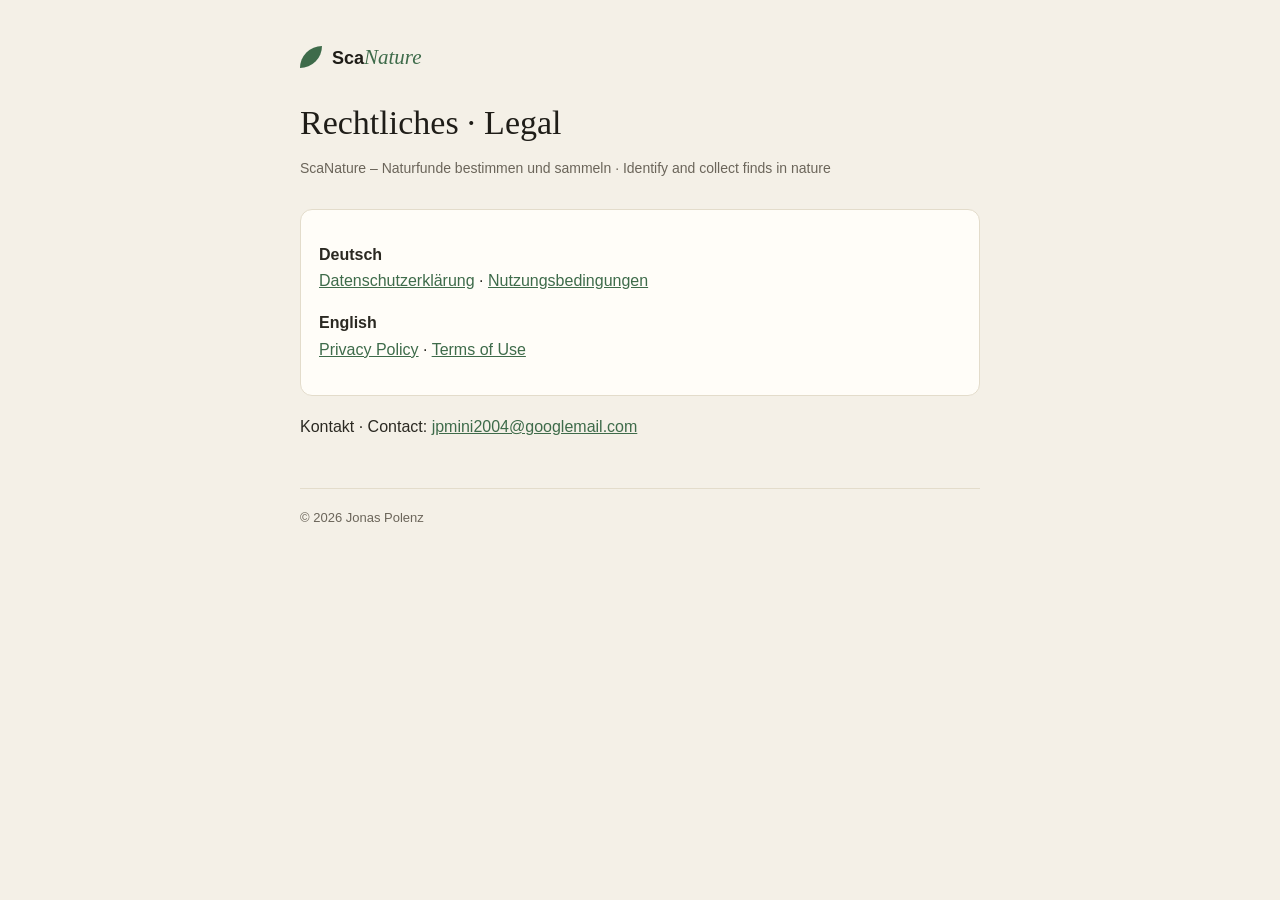
<file: docs/index.html>
<!doctype html>
<html lang="de">
<head>
<meta charset="utf-8">
<meta name="viewport" content="width=device-width, initial-scale=1">
<title>ScaNature – Rechtliches</title>
<link rel="stylesheet" href="style.css">
</head>
<body>
<main>
<header><div class="leaf"></div><div class="word">Sca<em>Nature</em></div></header>
<h1>Rechtliches · Legal</h1>
<p class="meta">ScaNature – Naturfunde bestimmen und sammeln · Identify and collect finds in nature</p>
<div class="box">
<p><strong>Deutsch</strong><br><a href="de/datenschutz">Datenschutzerklärung</a> · <a href="de/nutzungsbedingungen">Nutzungsbedingungen</a></p>
<p><strong>English</strong><br><a href="en/privacy">Privacy Policy</a> · <a href="en/terms">Terms of Use</a></p>
</div>
<p>Kontakt · Contact: <a href="mailto:jpmini2004@googlemail.com">jpmini2004@googlemail.com</a></p>
<footer>© 2026 Jonas Polenz</footer>
</main>
</body>
</html>
</file>
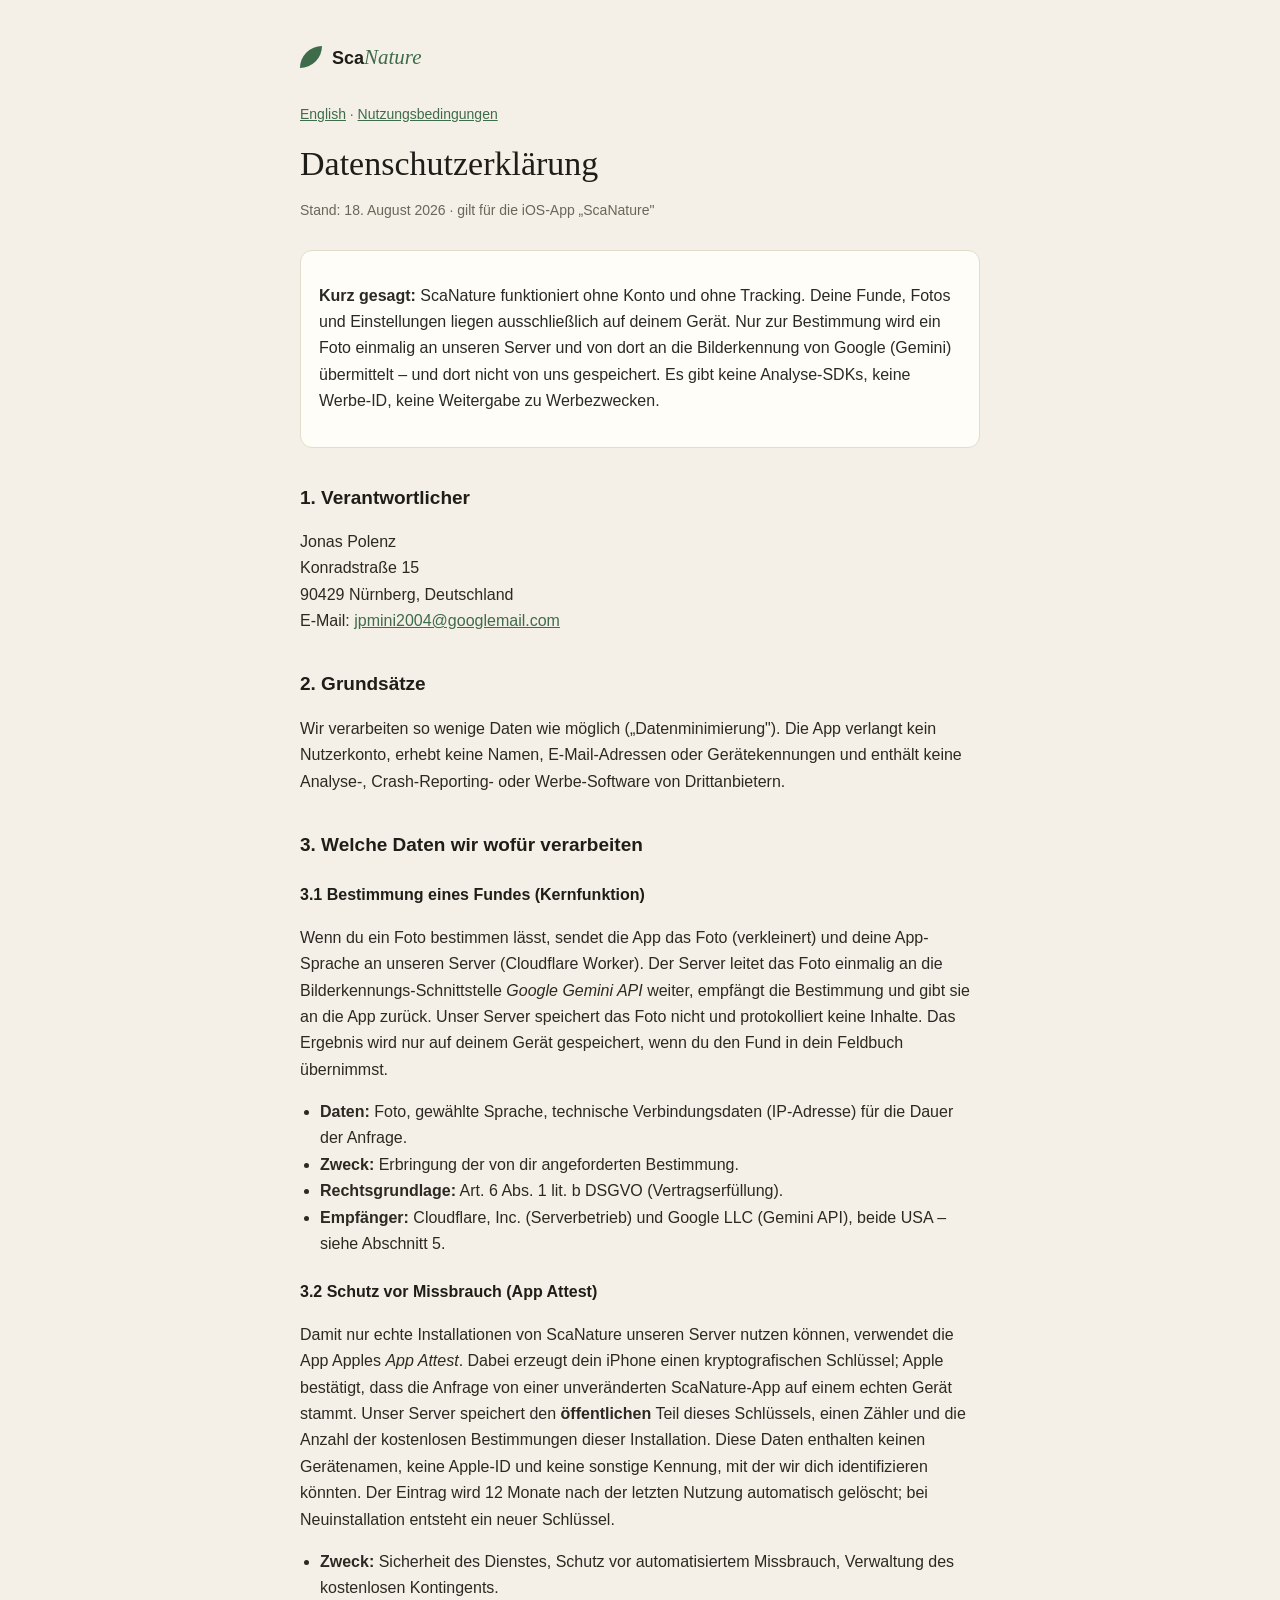
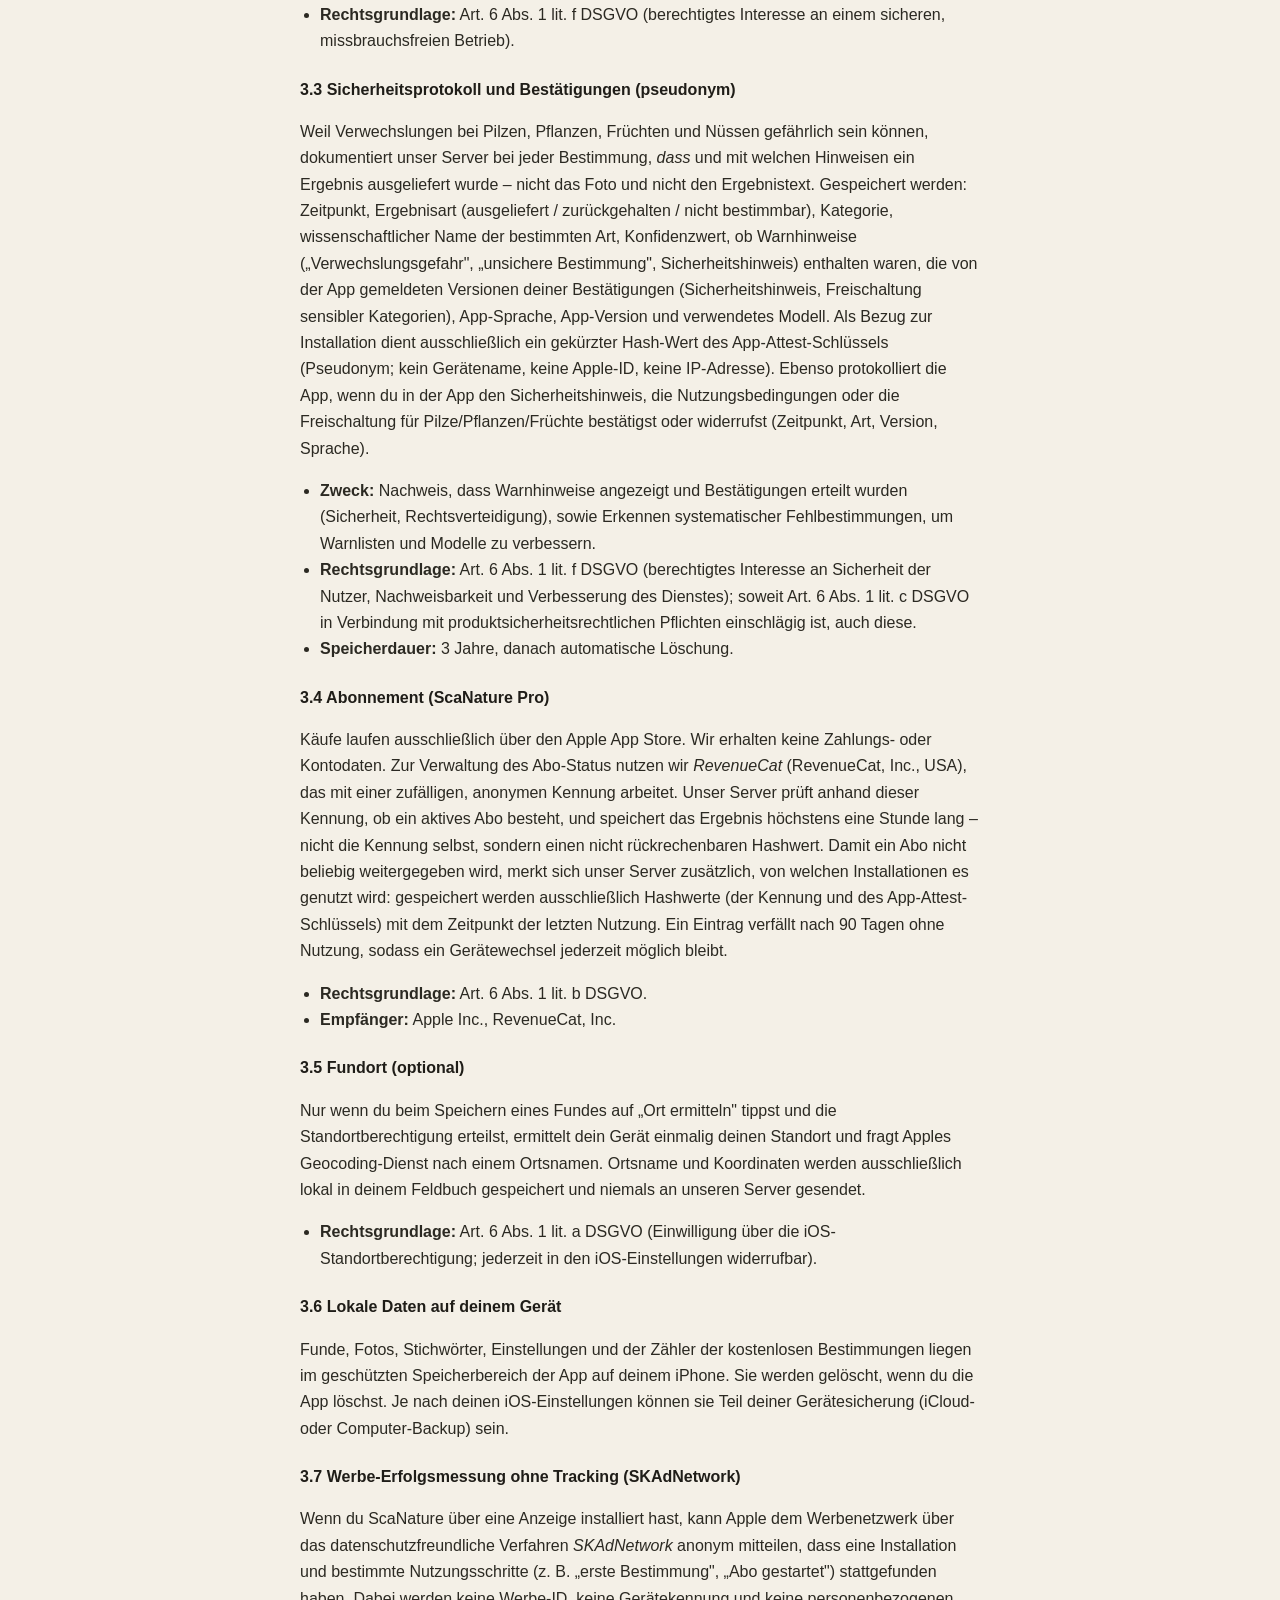
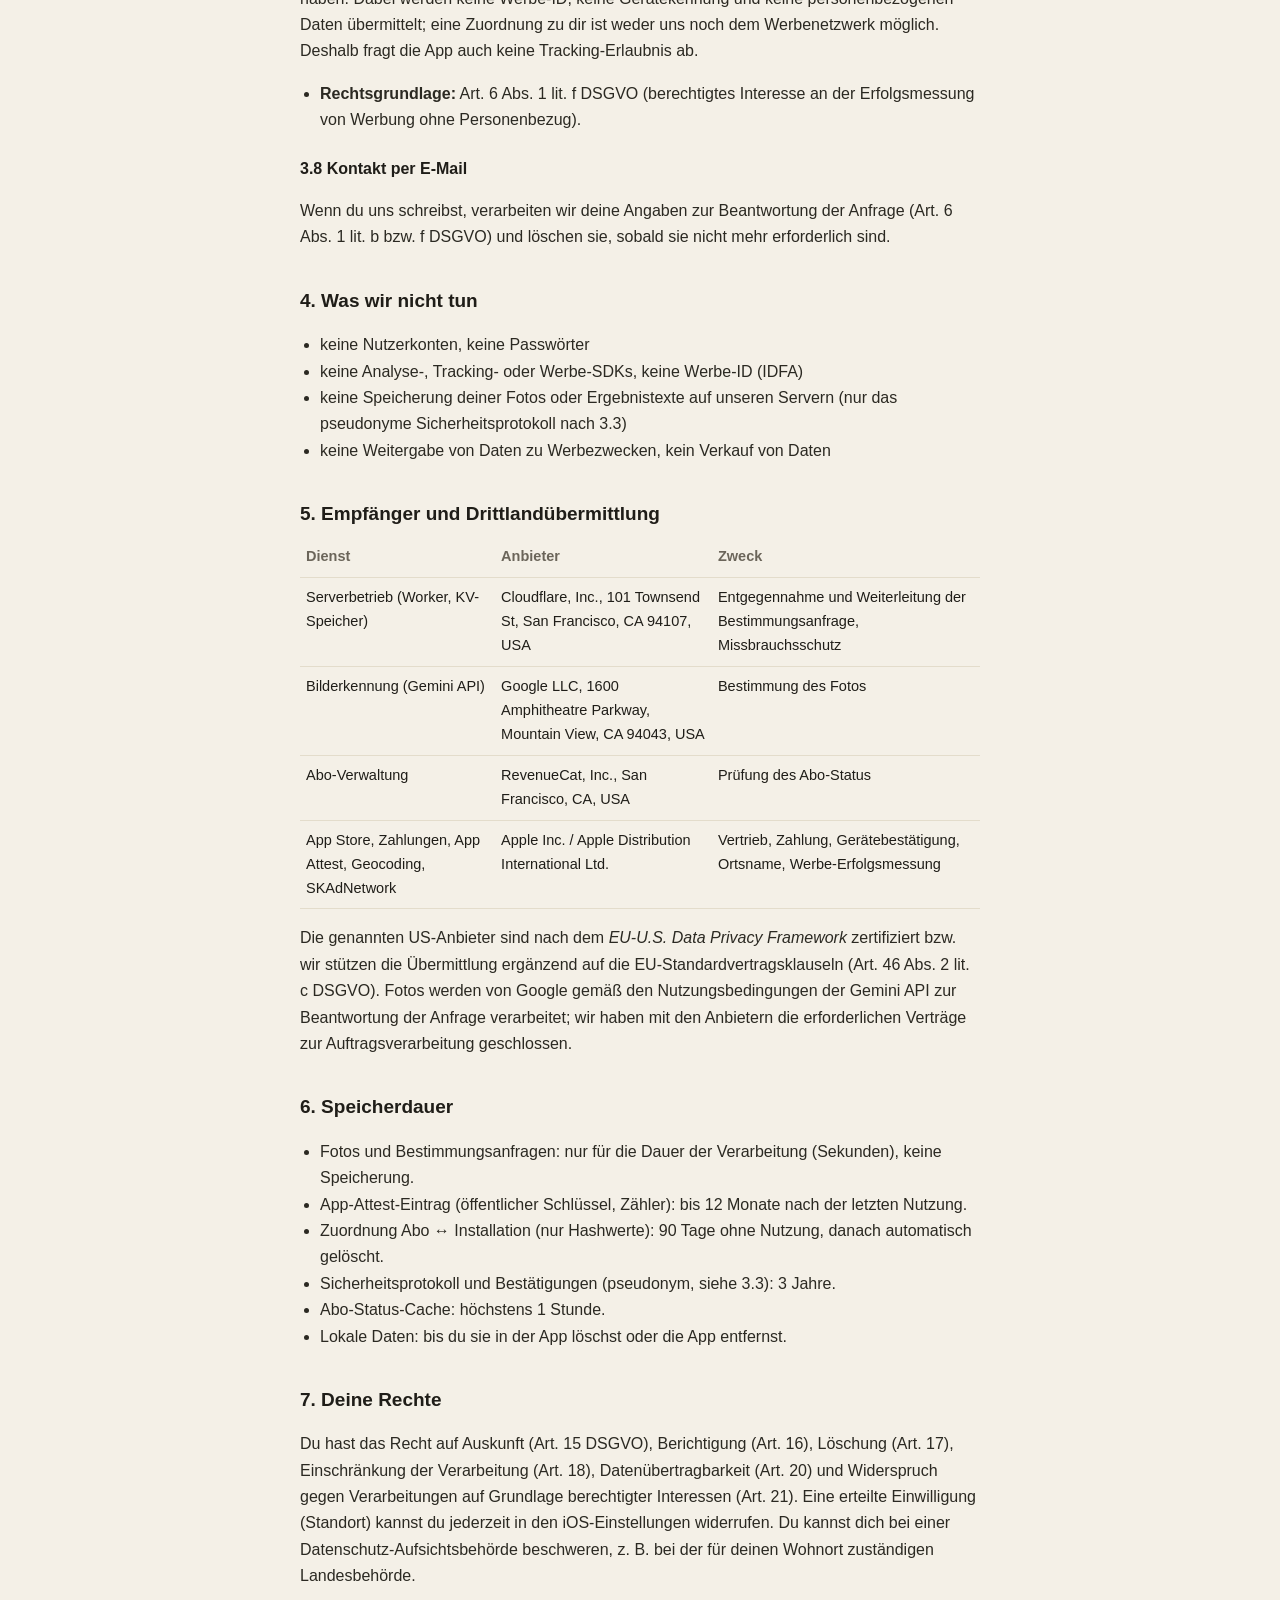
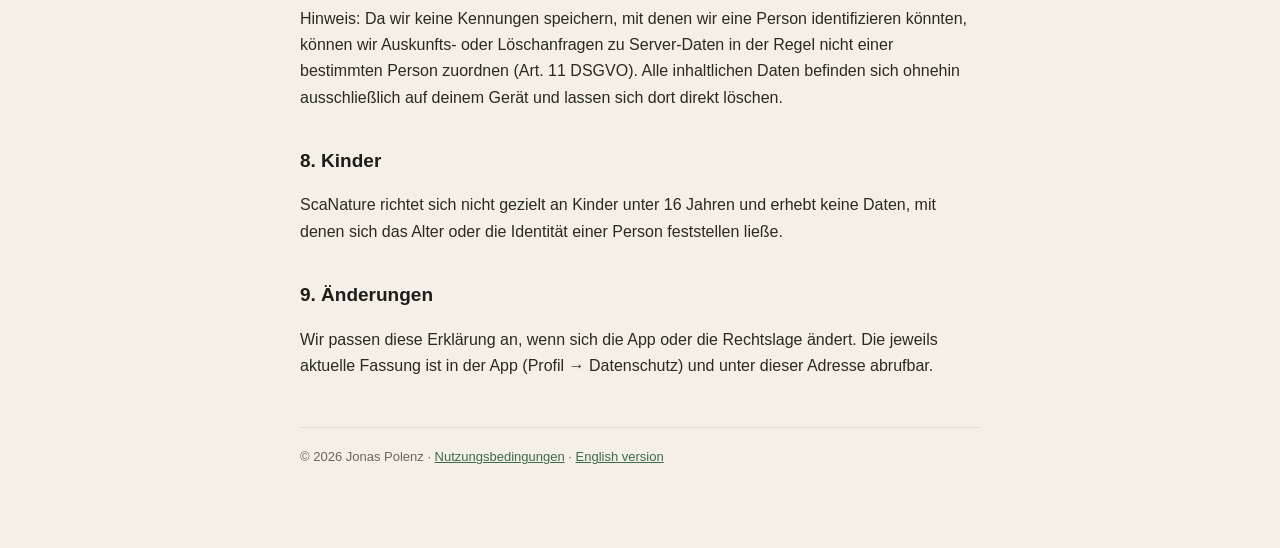
<file: docs/de/datenschutz.html>
<!doctype html>
<html lang="de">
<head>
<meta charset="utf-8">
<meta name="viewport" content="width=device-width, initial-scale=1">
<title>Datenschutzerklärung – ScaNature</title>
<link rel="stylesheet" href="../style.css">
</head>
<body>
<main>
<header><div class="leaf"></div><div class="word">Sca<em>Nature</em></div></header>
<nav class="lang"><a href="../en/privacy">English</a> · <a href="nutzungsbedingungen">Nutzungsbedingungen</a></nav>

<h1>Datenschutzerklärung</h1>
<p class="meta">Stand: 18. August 2026 · gilt für die iOS-App „ScaNature"</p>

<div class="box">
<p><strong>Kurz gesagt:</strong> ScaNature funktioniert ohne Konto und ohne Tracking. Deine Funde, Fotos und Einstellungen liegen ausschließlich auf deinem Gerät. Nur zur Bestimmung wird ein Foto einmalig an unseren Server und von dort an die Bilderkennung von Google (Gemini) übermittelt – und dort nicht von uns gespeichert. Es gibt keine Analyse-SDKs, keine Werbe-ID, keine Weitergabe zu Werbezwecken.</p>
</div>

<h2>1. Verantwortlicher</h2>
<p>Jonas Polenz<br>Konradstraße 15<br>90429 Nürnberg, Deutschland<br>E-Mail: <a href="mailto:jpmini2004@googlemail.com">jpmini2004@googlemail.com</a></p>

<h2>2. Grundsätze</h2>
<p>Wir verarbeiten so wenige Daten wie möglich („Datenminimierung"). Die App verlangt kein Nutzerkonto, erhebt keine Namen, E-Mail-Adressen oder Gerätekennungen und enthält keine Analyse-, Crash-Reporting- oder Werbe-Software von Drittanbietern.</p>

<h2>3. Welche Daten wir wofür verarbeiten</h2>

<h3>3.1 Bestimmung eines Fundes (Kernfunktion)</h3>
<p>Wenn du ein Foto bestimmen lässt, sendet die App das Foto (verkleinert) und deine App-Sprache an unseren Server (Cloudflare Worker). Der Server leitet das Foto einmalig an die Bilderkennungs-Schnittstelle <em>Google Gemini API</em> weiter, empfängt die Bestimmung und gibt sie an die App zurück. Unser Server speichert das Foto nicht und protokolliert keine Inhalte. Das Ergebnis wird nur auf deinem Gerät gespeichert, wenn du den Fund in dein Feldbuch übernimmst.</p>
<ul>
<li><strong>Daten:</strong> Foto, gewählte Sprache, technische Verbindungsdaten (IP-Adresse) für die Dauer der Anfrage.</li>
<li><strong>Zweck:</strong> Erbringung der von dir angeforderten Bestimmung.</li>
<li><strong>Rechtsgrundlage:</strong> Art. 6 Abs. 1 lit. b DSGVO (Vertragserfüllung).</li>
<li><strong>Empfänger:</strong> Cloudflare, Inc. (Serverbetrieb) und Google LLC (Gemini API), beide USA – siehe Abschnitt 5.</li>
</ul>

<h3>3.2 Schutz vor Missbrauch (App Attest)</h3>
<p>Damit nur echte Installationen von ScaNature unseren Server nutzen können, verwendet die App Apples <em>App Attest</em>. Dabei erzeugt dein iPhone einen kryptografischen Schlüssel; Apple bestätigt, dass die Anfrage von einer unveränderten ScaNature-App auf einem echten Gerät stammt. Unser Server speichert den <strong>öffentlichen</strong> Teil dieses Schlüssels, einen Zähler und die Anzahl der kostenlosen Bestimmungen dieser Installation. Diese Daten enthalten keinen Gerätenamen, keine Apple-ID und keine sonstige Kennung, mit der wir dich identifizieren könnten. Der Eintrag wird 12 Monate nach der letzten Nutzung automatisch gelöscht; bei Neuinstallation entsteht ein neuer Schlüssel.</p>
<ul>
<li><strong>Zweck:</strong> Sicherheit des Dienstes, Schutz vor automatisiertem Missbrauch, Verwaltung des kostenlosen Kontingents.</li>
<li><strong>Rechtsgrundlage:</strong> Art. 6 Abs. 1 lit. f DSGVO (berechtigtes Interesse an einem sicheren, missbrauchsfreien Betrieb).</li>
</ul>

<h3>3.3 Sicherheitsprotokoll und Bestätigungen (pseudonym)</h3>
<p>Weil Verwechslungen bei Pilzen, Pflanzen, Früchten und Nüssen gefährlich sein können, dokumentiert unser Server bei jeder Bestimmung, <em>dass</em> und mit welchen Hinweisen ein Ergebnis ausgeliefert wurde – nicht das Foto und nicht den Ergebnistext. Gespeichert werden: Zeitpunkt, Ergebnisart (ausgeliefert / zurückgehalten / nicht bestimmbar), Kategorie, wissenschaftlicher Name der bestimmten Art, Konfidenzwert, ob Warnhinweise („Verwechslungsgefahr", „unsichere Bestimmung", Sicherheitshinweis) enthalten waren, die von der App gemeldeten Versionen deiner Bestätigungen (Sicherheitshinweis, Freischaltung sensibler Kategorien), App-Sprache, App-Version und verwendetes Modell. Als Bezug zur Installation dient ausschließlich ein gekürzter Hash-Wert des App-Attest-Schlüssels (Pseudonym; kein Gerätename, keine Apple-ID, keine IP-Adresse). Ebenso protokolliert die App, wenn du in der App den Sicherheitshinweis, die Nutzungsbedingungen oder die Freischaltung für Pilze/Pflanzen/Früchte bestätigst oder widerrufst (Zeitpunkt, Art, Version, Sprache).</p>
<ul>
<li><strong>Zweck:</strong> Nachweis, dass Warnhinweise angezeigt und Bestätigungen erteilt wurden (Sicherheit, Rechtsverteidigung), sowie Erkennen systematischer Fehlbestimmungen, um Warnlisten und Modelle zu verbessern.</li>
<li><strong>Rechtsgrundlage:</strong> Art. 6 Abs. 1 lit. f DSGVO (berechtigtes Interesse an Sicherheit der Nutzer, Nachweisbarkeit und Verbesserung des Dienstes); soweit Art. 6 Abs. 1 lit. c DSGVO in Verbindung mit produktsicherheitsrechtlichen Pflichten einschlägig ist, auch diese.</li>
<li><strong>Speicherdauer:</strong> 3 Jahre, danach automatische Löschung.</li>
</ul>

<h3>3.4 Abonnement (ScaNature Pro)</h3>
<p>Käufe laufen ausschließlich über den Apple App Store. Wir erhalten keine Zahlungs- oder Kontodaten. Zur Verwaltung des Abo-Status nutzen wir <em>RevenueCat</em> (RevenueCat, Inc., USA), das mit einer zufälligen, anonymen Kennung arbeitet. Unser Server prüft anhand dieser Kennung, ob ein aktives Abo besteht, und speichert das Ergebnis höchstens eine Stunde lang – nicht die Kennung selbst, sondern einen nicht rückrechenbaren Hashwert. Damit ein Abo nicht beliebig weitergegeben wird, merkt sich unser Server zusätzlich, von welchen Installationen es genutzt wird: gespeichert werden ausschließlich Hashwerte (der Kennung und des App-Attest-Schlüssels) mit dem Zeitpunkt der letzten Nutzung. Ein Eintrag verfällt nach 90 Tagen ohne Nutzung, sodass ein Gerätewechsel jederzeit möglich bleibt.</p>
<ul>
<li><strong>Rechtsgrundlage:</strong> Art. 6 Abs. 1 lit. b DSGVO.</li>
<li><strong>Empfänger:</strong> Apple Inc., RevenueCat, Inc.</li>
</ul>

<h3>3.5 Fundort (optional)</h3>
<p>Nur wenn du beim Speichern eines Fundes auf „Ort ermitteln" tippst und die Standortberechtigung erteilst, ermittelt dein Gerät einmalig deinen Standort und fragt Apples Geocoding-Dienst nach einem Ortsnamen. Ortsname und Koordinaten werden ausschließlich lokal in deinem Feldbuch gespeichert und niemals an unseren Server gesendet.</p>
<ul>
<li><strong>Rechtsgrundlage:</strong> Art. 6 Abs. 1 lit. a DSGVO (Einwilligung über die iOS-Standortberechtigung; jederzeit in den iOS-Einstellungen widerrufbar).</li>
</ul>

<h3>3.6 Lokale Daten auf deinem Gerät</h3>
<p>Funde, Fotos, Stichwörter, Einstellungen und der Zähler der kostenlosen Bestimmungen liegen im geschützten Speicherbereich der App auf deinem iPhone. Sie werden gelöscht, wenn du die App löschst. Je nach deinen iOS-Einstellungen können sie Teil deiner Gerätesicherung (iCloud- oder Computer-Backup) sein.</p>

<h3>3.7 Werbe-Erfolgsmessung ohne Tracking (SKAdNetwork)</h3>
<p>Wenn du ScaNature über eine Anzeige installiert hast, kann Apple dem Werbenetzwerk über das datenschutzfreundliche Verfahren <em>SKAdNetwork</em> anonym mitteilen, dass eine Installation und bestimmte Nutzungsschritte (z. B. „erste Bestimmung", „Abo gestartet") stattgefunden haben. Dabei werden keine Werbe-ID, keine Gerätekennung und keine personenbezogenen Daten übermittelt; eine Zuordnung zu dir ist weder uns noch dem Werbenetzwerk möglich. Deshalb fragt die App auch keine Tracking-Erlaubnis ab.</p>
<ul><li><strong>Rechtsgrundlage:</strong> Art. 6 Abs. 1 lit. f DSGVO (berechtigtes Interesse an der Erfolgsmessung von Werbung ohne Personenbezug).</li></ul>

<h3>3.8 Kontakt per E-Mail</h3>
<p>Wenn du uns schreibst, verarbeiten wir deine Angaben zur Beantwortung der Anfrage (Art. 6 Abs. 1 lit. b bzw. f DSGVO) und löschen sie, sobald sie nicht mehr erforderlich sind.</p>

<h2>4. Was wir nicht tun</h2>
<ul>
<li>keine Nutzerkonten, keine Passwörter</li>
<li>keine Analyse-, Tracking- oder Werbe-SDKs, keine Werbe-ID (IDFA)</li>
<li>keine Speicherung deiner Fotos oder Ergebnistexte auf unseren Servern (nur das pseudonyme Sicherheitsprotokoll nach 3.3)</li>
<li>keine Weitergabe von Daten zu Werbezwecken, kein Verkauf von Daten</li>
</ul>

<h2>5. Empfänger und Drittlandübermittlung</h2>
<table>
<tr><th>Dienst</th><th>Anbieter</th><th>Zweck</th></tr>
<tr><td>Serverbetrieb (Worker, KV-Speicher)</td><td>Cloudflare, Inc., 101 Townsend St, San Francisco, CA 94107, USA</td><td>Entgegennahme und Weiterleitung der Bestimmungsanfrage, Missbrauchsschutz</td></tr>
<tr><td>Bilderkennung (Gemini API)</td><td>Google LLC, 1600 Amphitheatre Parkway, Mountain View, CA 94043, USA</td><td>Bestimmung des Fotos</td></tr>
<tr><td>Abo-Verwaltung</td><td>RevenueCat, Inc., San Francisco, CA, USA</td><td>Prüfung des Abo-Status</td></tr>
<tr><td>App Store, Zahlungen, App Attest, Geocoding, SKAdNetwork</td><td>Apple Inc. / Apple Distribution International Ltd.</td><td>Vertrieb, Zahlung, Gerätebestätigung, Ortsname, Werbe-Erfolgsmessung</td></tr>
</table>
<p>Die genannten US-Anbieter sind nach dem <em>EU-U.S. Data Privacy Framework</em> zertifiziert bzw. wir stützen die Übermittlung ergänzend auf die EU-Standardvertragsklauseln (Art. 46 Abs. 2 lit. c DSGVO). Fotos werden von Google gemäß den Nutzungsbedingungen der Gemini API zur Beantwortung der Anfrage verarbeitet; wir haben mit den Anbietern die erforderlichen Verträge zur Auftragsverarbeitung geschlossen.</p>

<h2>6. Speicherdauer</h2>
<ul>
<li>Fotos und Bestimmungsanfragen: nur für die Dauer der Verarbeitung (Sekunden), keine Speicherung.</li>
<li>App-Attest-Eintrag (öffentlicher Schlüssel, Zähler): bis 12 Monate nach der letzten Nutzung.</li>
<li>Zuordnung Abo ↔ Installation (nur Hashwerte): 90 Tage ohne Nutzung, danach automatisch gelöscht.</li>
<li>Sicherheitsprotokoll und Bestätigungen (pseudonym, siehe 3.3): 3 Jahre.</li>
<li>Abo-Status-Cache: höchstens 1 Stunde.</li>
<li>Lokale Daten: bis du sie in der App löschst oder die App entfernst.</li>
</ul>

<h2>7. Deine Rechte</h2>
<p>Du hast das Recht auf Auskunft (Art. 15 DSGVO), Berichtigung (Art. 16), Löschung (Art. 17), Einschränkung der Verarbeitung (Art. 18), Datenübertragbarkeit (Art. 20) und Widerspruch gegen Verarbeitungen auf Grundlage berechtigter Interessen (Art. 21). Eine erteilte Einwilligung (Standort) kannst du jederzeit in den iOS-Einstellungen widerrufen. Du kannst dich bei einer Datenschutz-Aufsichtsbehörde beschweren, z. B. bei der für deinen Wohnort zuständigen Landesbehörde.</p>
<p>Hinweis: Da wir keine Kennungen speichern, mit denen wir eine Person identifizieren könnten, können wir Auskunfts- oder Löschanfragen zu Server-Daten in der Regel nicht einer bestimmten Person zuordnen (Art. 11 DSGVO). Alle inhaltlichen Daten befinden sich ohnehin ausschließlich auf deinem Gerät und lassen sich dort direkt löschen.</p>

<h2>8. Kinder</h2>
<p>ScaNature richtet sich nicht gezielt an Kinder unter 16 Jahren und erhebt keine Daten, mit denen sich das Alter oder die Identität einer Person feststellen ließe.</p>

<h2>9. Änderungen</h2>
<p>Wir passen diese Erklärung an, wenn sich die App oder die Rechtslage ändert. Die jeweils aktuelle Fassung ist in der App (Profil → Datenschutz) und unter dieser Adresse abrufbar.</p>

<footer>© 2026 Jonas Polenz · <a href="nutzungsbedingungen">Nutzungsbedingungen</a> · <a href="../en/privacy">English version</a></footer>
</main>
</body>
</html>
</file>
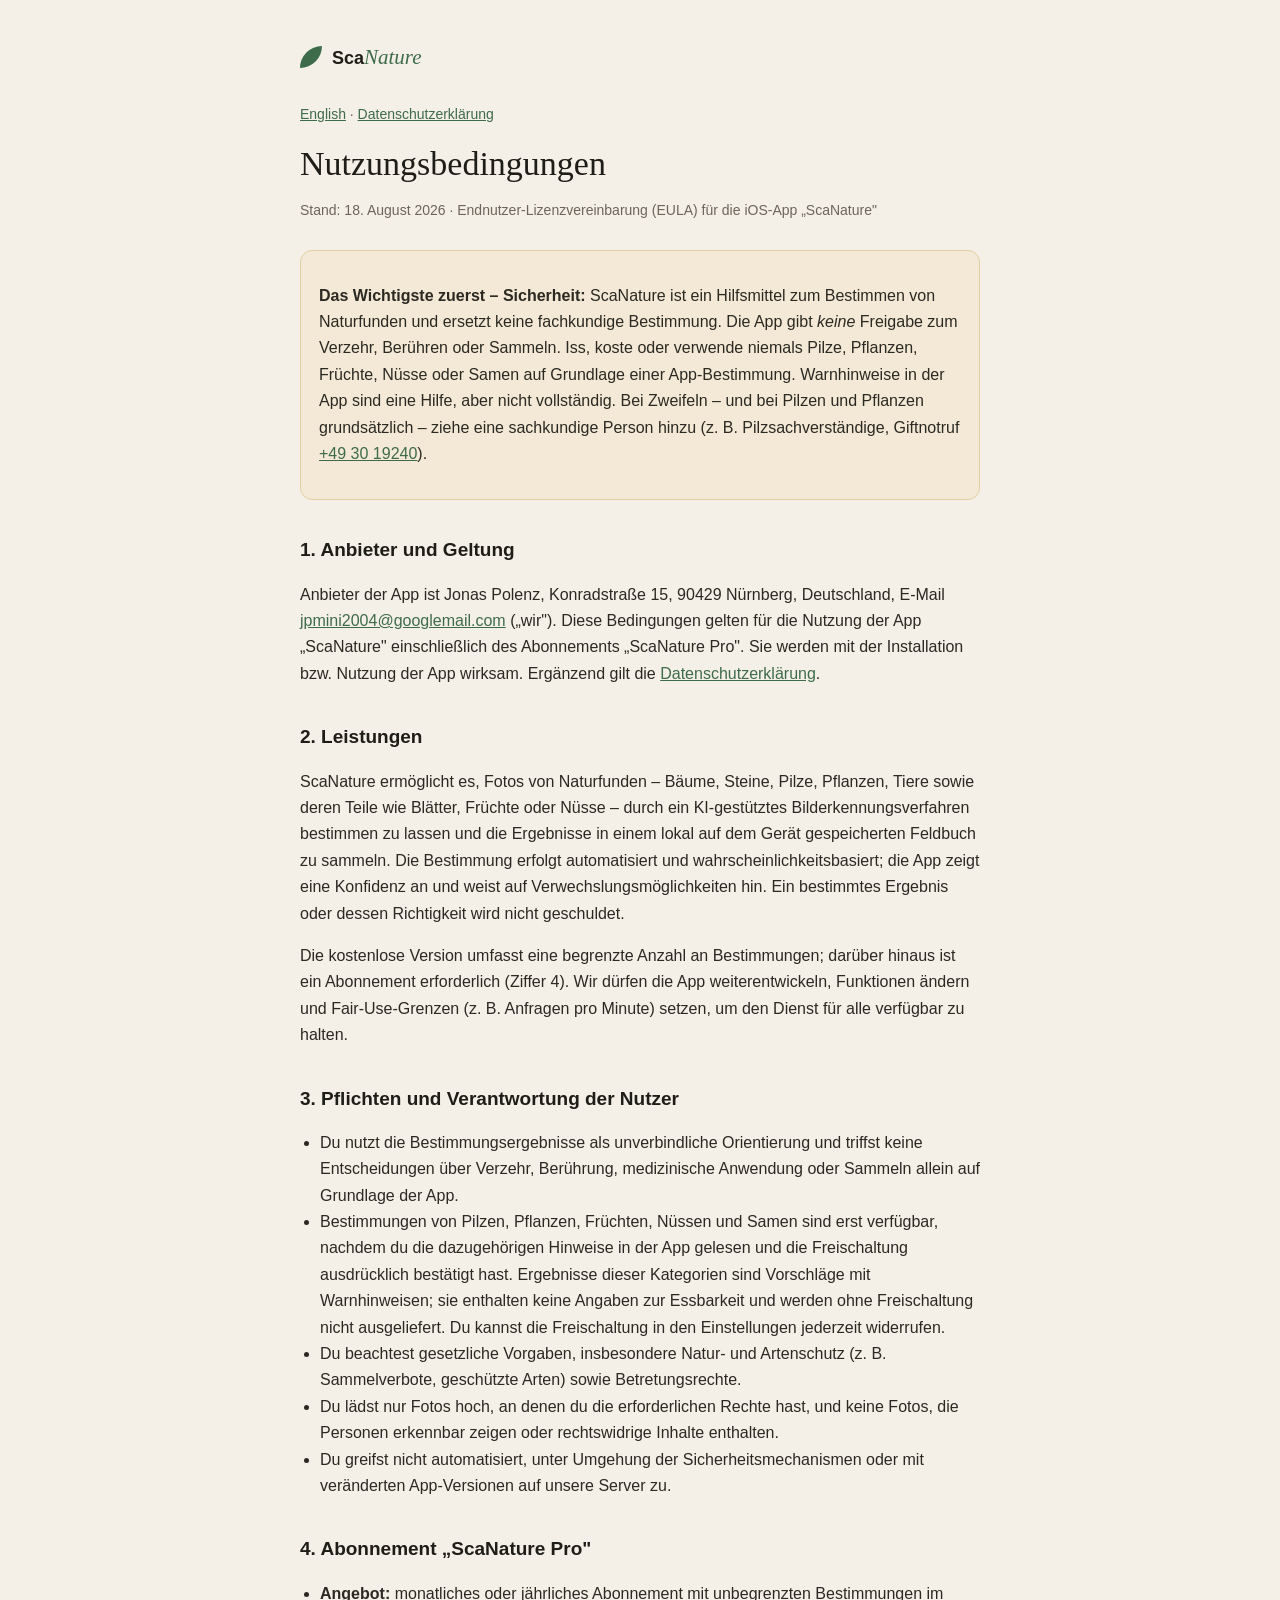
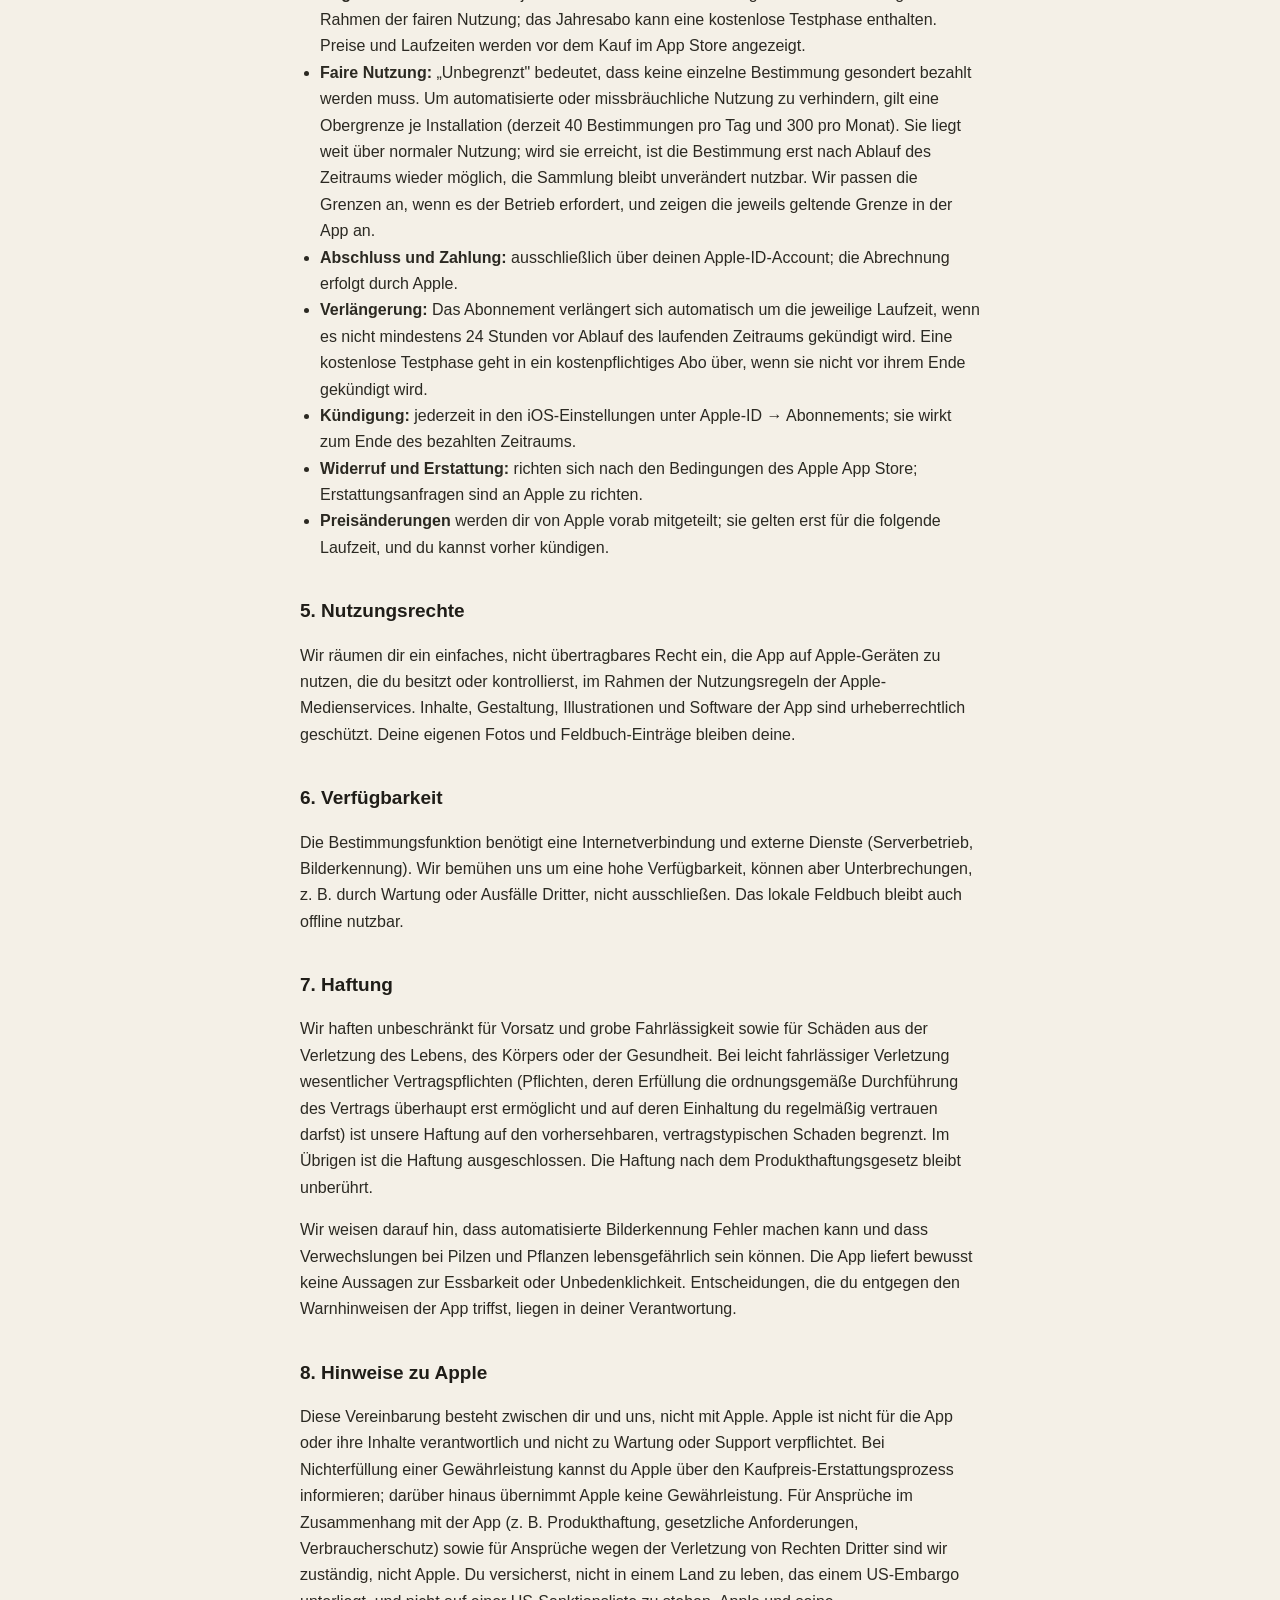
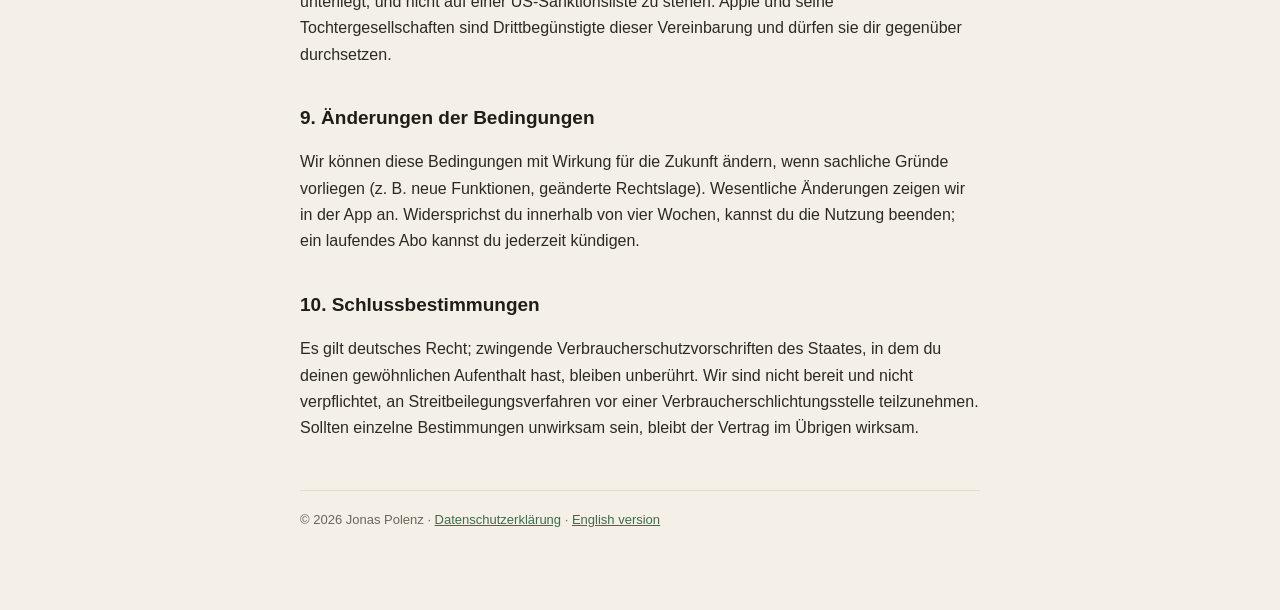
<file: docs/de/nutzungsbedingungen.html>
<!doctype html>
<html lang="de">
<head>
<meta charset="utf-8">
<meta name="viewport" content="width=device-width, initial-scale=1">
<title>Nutzungsbedingungen – ScaNature</title>
<link rel="stylesheet" href="../style.css">
</head>
<body>
<main>
<header><div class="leaf"></div><div class="word">Sca<em>Nature</em></div></header>
<nav class="lang"><a href="../en/terms">English</a> · <a href="datenschutz">Datenschutzerklärung</a></nav>

<h1>Nutzungsbedingungen</h1>
<p class="meta">Stand: 18. August 2026 · Endnutzer-Lizenzvereinbarung (EULA) für die iOS-App „ScaNature"</p>

<div class="box warn">
<p><strong>Das Wichtigste zuerst – Sicherheit:</strong> ScaNature ist ein Hilfsmittel zum Bestimmen von Naturfunden und ersetzt keine fachkundige Bestimmung. Die App gibt <em>keine</em> Freigabe zum Verzehr, Berühren oder Sammeln. Iss, koste oder verwende niemals Pilze, Pflanzen, Früchte, Nüsse oder Samen auf Grundlage einer App-Bestimmung. Warnhinweise in der App sind eine Hilfe, aber nicht vollständig. Bei Zweifeln – und bei Pilzen und Pflanzen grundsätzlich – ziehe eine sachkundige Person hinzu (z. B. Pilzsachverständige, Giftnotruf
<a href="tel:+4930192400">+49 30 19240</a>).</p>
</div>

<h2>1. Anbieter und Geltung</h2>
<p>Anbieter der App ist Jonas Polenz, Konradstraße 15, 90429 Nürnberg, Deutschland, E-Mail <a href="mailto:jpmini2004@googlemail.com">jpmini2004@googlemail.com</a> („wir"). Diese Bedingungen gelten für die Nutzung der App „ScaNature" einschließlich des Abonnements „ScaNature Pro". Sie werden mit der Installation bzw. Nutzung der App wirksam. Ergänzend gilt die <a href="datenschutz">Datenschutzerklärung</a>.</p>

<h2>2. Leistungen</h2>
<p>ScaNature ermöglicht es, Fotos von Naturfunden – Bäume, Steine, Pilze, Pflanzen, Tiere sowie deren Teile wie Blätter, Früchte oder Nüsse – durch ein KI-gestütztes Bilderkennungsverfahren bestimmen zu lassen und die Ergebnisse in einem lokal auf dem Gerät gespeicherten Feldbuch zu sammeln. Die Bestimmung erfolgt automatisiert und wahrscheinlichkeitsbasiert; die App zeigt eine Konfidenz an und weist auf Verwechslungsmöglichkeiten hin. Ein bestimmtes Ergebnis oder dessen Richtigkeit wird nicht geschuldet.</p>
<p>Die kostenlose Version umfasst eine begrenzte Anzahl an Bestimmungen; darüber hinaus ist ein Abonnement erforderlich (Ziffer 4). Wir dürfen die App weiterentwickeln, Funktionen ändern und Fair-Use-Grenzen (z. B. Anfragen pro Minute) setzen, um den Dienst für alle verfügbar zu halten.</p>

<h2>3. Pflichten und Verantwortung der Nutzer</h2>
<ul>
<li>Du nutzt die Bestimmungsergebnisse als unverbindliche Orientierung und triffst keine Entscheidungen über Verzehr, Berührung, medizinische Anwendung oder Sammeln allein auf Grundlage der App.</li>
<li>Bestimmungen von Pilzen, Pflanzen, Früchten, Nüssen und Samen sind erst verfügbar, nachdem du die dazugehörigen Hinweise in der App gelesen und die Freischaltung ausdrücklich bestätigt hast. Ergebnisse dieser Kategorien sind Vorschläge mit Warnhinweisen; sie enthalten keine Angaben zur Essbarkeit und werden ohne Freischaltung nicht ausgeliefert. Du kannst die Freischaltung in den Einstellungen jederzeit widerrufen.</li>
<li>Du beachtest gesetzliche Vorgaben, insbesondere Natur- und Artenschutz (z. B. Sammelverbote, geschützte Arten) sowie Betretungsrechte.</li>
<li>Du lädst nur Fotos hoch, an denen du die erforderlichen Rechte hast, und keine Fotos, die Personen erkennbar zeigen oder rechtswidrige Inhalte enthalten.</li>
<li>Du greifst nicht automatisiert, unter Umgehung der Sicherheitsmechanismen oder mit veränderten App-Versionen auf unsere Server zu.</li>
</ul>

<h2>4. Abonnement „ScaNature Pro"</h2>
<ul>
<li><strong>Angebot:</strong> monatliches oder jährliches Abonnement mit unbegrenzten Bestimmungen im Rahmen der fairen Nutzung; das Jahresabo kann eine kostenlose Testphase enthalten. Preise und Laufzeiten werden vor dem Kauf im App Store angezeigt.</li>
<li><strong>Faire Nutzung:</strong> „Unbegrenzt" bedeutet, dass keine einzelne Bestimmung gesondert bezahlt werden muss. Um automatisierte oder missbräuchliche Nutzung zu verhindern, gilt eine Obergrenze je Installation (derzeit 40 Bestimmungen pro Tag und 300 pro Monat). Sie liegt weit über normaler Nutzung; wird sie erreicht, ist die Bestimmung erst nach Ablauf des Zeitraums wieder möglich, die Sammlung bleibt unverändert nutzbar. Wir passen die Grenzen an, wenn es der Betrieb erfordert, und zeigen die jeweils geltende Grenze in der App an.</li>
<li><strong>Abschluss und Zahlung:</strong> ausschließlich über deinen Apple-ID-Account; die Abrechnung erfolgt durch Apple.</li>
<li><strong>Verlängerung:</strong> Das Abonnement verlängert sich automatisch um die jeweilige Laufzeit, wenn es nicht mindestens 24 Stunden vor Ablauf des laufenden Zeitraums gekündigt wird. Eine kostenlose Testphase geht in ein kostenpflichtiges Abo über, wenn sie nicht vor ihrem Ende gekündigt wird.</li>
<li><strong>Kündigung:</strong> jederzeit in den iOS-Einstellungen unter Apple-ID → Abonnements; sie wirkt zum Ende des bezahlten Zeitraums.</li>
<li><strong>Widerruf und Erstattung:</strong> richten sich nach den Bedingungen des Apple App Store; Erstattungsanfragen sind an Apple zu richten.</li>
<li><strong>Preisänderungen</strong> werden dir von Apple vorab mitgeteilt; sie gelten erst für die folgende Laufzeit, und du kannst vorher kündigen.</li>
</ul>

<h2>5. Nutzungsrechte</h2>
<p>Wir räumen dir ein einfaches, nicht übertragbares Recht ein, die App auf Apple-Geräten zu nutzen, die du besitzt oder kontrollierst, im Rahmen der Nutzungsregeln der Apple-Medienservices. Inhalte, Gestaltung, Illustrationen und Software der App sind urheberrechtlich geschützt. Deine eigenen Fotos und Feldbuch-Einträge bleiben deine.</p>

<h2>6. Verfügbarkeit</h2>
<p>Die Bestimmungsfunktion benötigt eine Internetverbindung und externe Dienste (Serverbetrieb, Bilderkennung). Wir bemühen uns um eine hohe Verfügbarkeit, können aber Unterbrechungen, z. B. durch Wartung oder Ausfälle Dritter, nicht ausschließen. Das lokale Feldbuch bleibt auch offline nutzbar.</p>

<h2>7. Haftung</h2>
<p>Wir haften unbeschränkt für Vorsatz und grobe Fahrlässigkeit sowie für Schäden aus der Verletzung des Lebens, des Körpers oder der Gesundheit. Bei leicht fahrlässiger Verletzung wesentlicher Vertragspflichten (Pflichten, deren Erfüllung die ordnungsgemäße Durchführung des Vertrags überhaupt erst ermöglicht und auf deren Einhaltung du regelmäßig vertrauen darfst) ist unsere Haftung auf den vorhersehbaren, vertragstypischen Schaden begrenzt. Im Übrigen ist die Haftung ausgeschlossen. Die Haftung nach dem Produkthaftungsgesetz bleibt unberührt.</p>
<p>Wir weisen darauf hin, dass automatisierte Bilderkennung Fehler machen kann und dass Verwechslungen bei Pilzen und Pflanzen lebensgefährlich sein können. Die App liefert bewusst keine Aussagen zur Essbarkeit oder Unbedenklichkeit. Entscheidungen, die du entgegen den Warnhinweisen der App triffst, liegen in deiner Verantwortung.</p>

<h2>8. Hinweise zu Apple</h2>
<p>Diese Vereinbarung besteht zwischen dir und uns, nicht mit Apple. Apple ist nicht für die App oder ihre Inhalte verantwortlich und nicht zu Wartung oder Support verpflichtet. Bei Nichterfüllung einer Gewährleistung kannst du Apple über den Kaufpreis-Erstattungsprozess informieren; darüber hinaus übernimmt Apple keine Gewährleistung. Für Ansprüche im Zusammenhang mit der App (z. B. Produkthaftung, gesetzliche Anforderungen, Verbraucherschutz) sowie für Ansprüche wegen der Verletzung von Rechten Dritter sind wir zuständig, nicht Apple. Du versicherst, nicht in einem Land zu leben, das einem US-Embargo unterliegt, und nicht auf einer US-Sanktionsliste zu stehen. Apple und seine Tochtergesellschaften sind Drittbegünstigte dieser Vereinbarung und dürfen sie dir gegenüber durchsetzen.</p>

<h2>9. Änderungen der Bedingungen</h2>
<p>Wir können diese Bedingungen mit Wirkung für die Zukunft ändern, wenn sachliche Gründe vorliegen (z. B. neue Funktionen, geänderte Rechtslage). Wesentliche Änderungen zeigen wir in der App an. Widersprichst du innerhalb von vier Wochen, kannst du die Nutzung beenden; ein laufendes Abo kannst du jederzeit kündigen.</p>

<h2>10. Schlussbestimmungen</h2>
<p>Es gilt deutsches Recht; zwingende Verbraucherschutzvorschriften des Staates, in dem du deinen gewöhnlichen Aufenthalt hast, bleiben unberührt. Wir sind nicht bereit und nicht verpflichtet, an Streitbeilegungsverfahren vor einer Verbraucherschlichtungsstelle teilzunehmen. Sollten einzelne Bestimmungen unwirksam sein, bleibt der Vertrag im Übrigen wirksam.</p>

<footer>© 2026 Jonas Polenz · <a href="datenschutz">Datenschutzerklärung</a> · <a href="../en/terms">English version</a></footer>
</main>
</body>
</html>
</file>
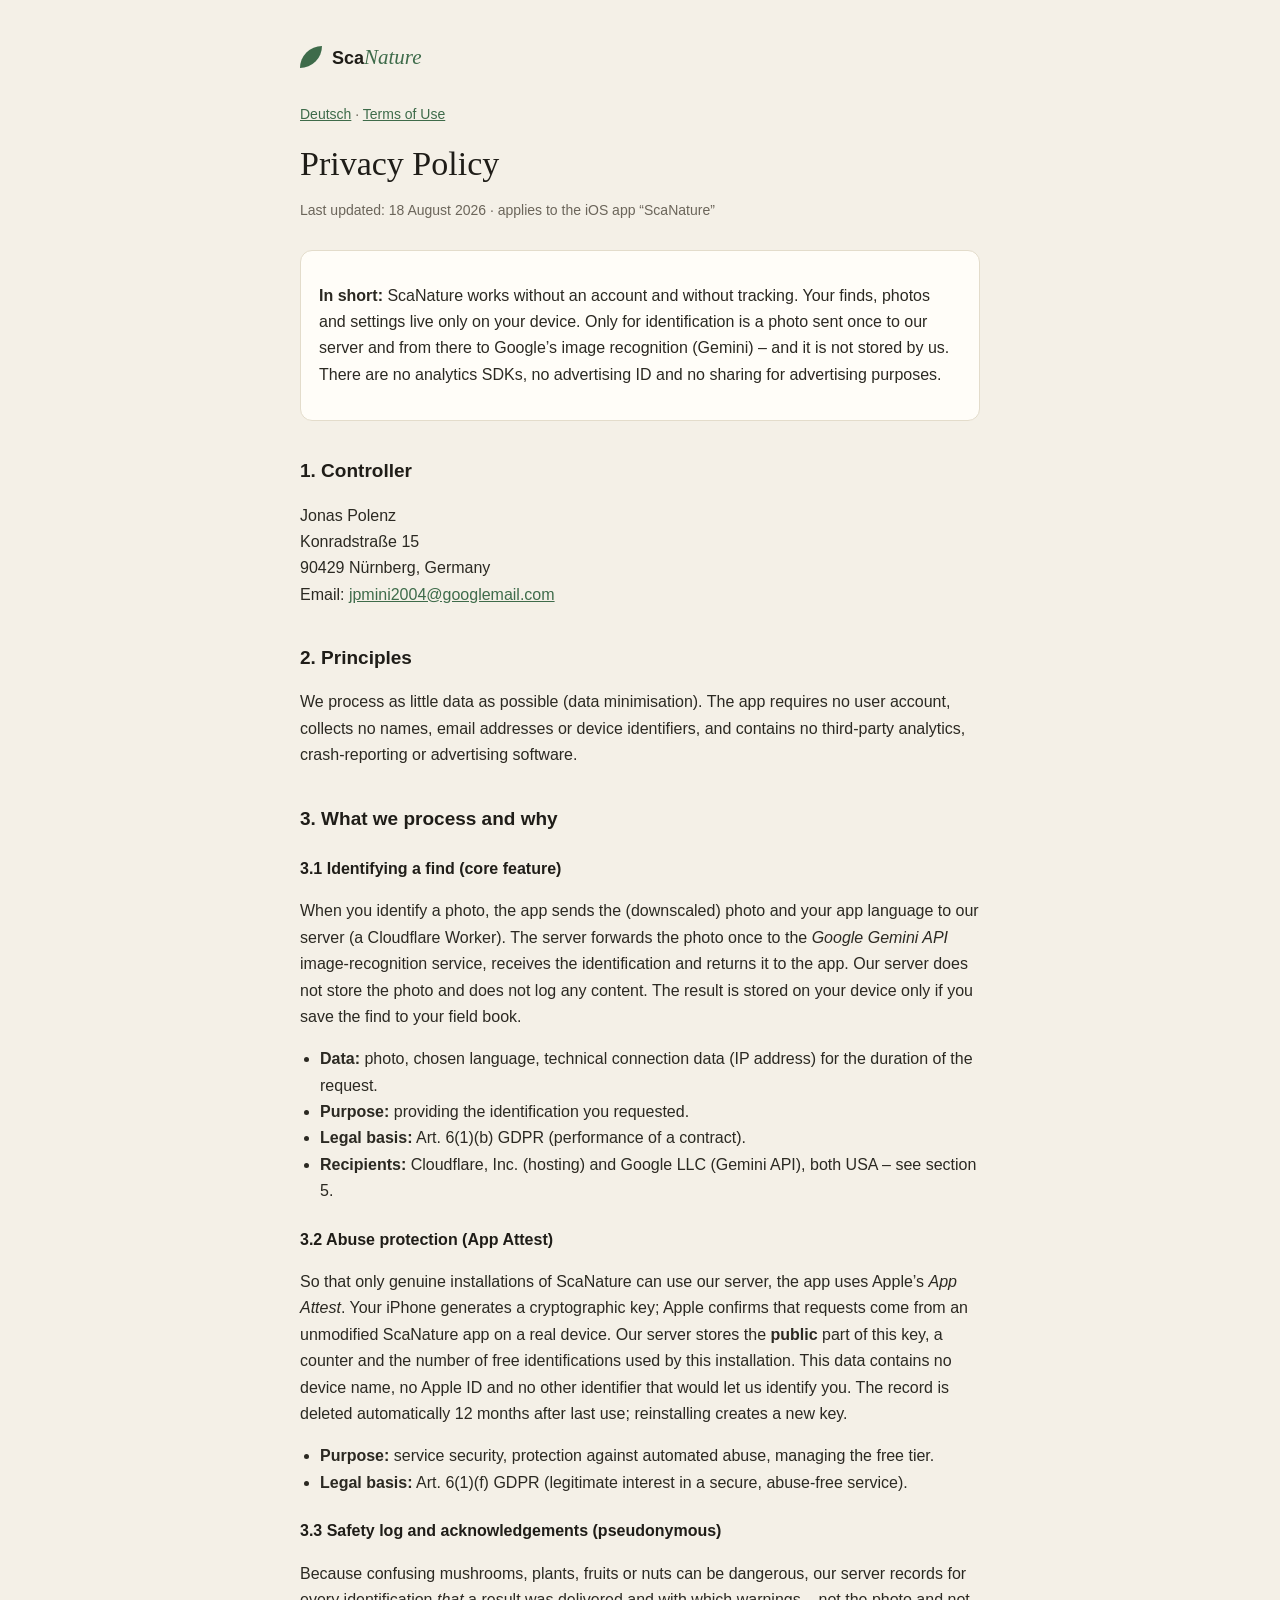
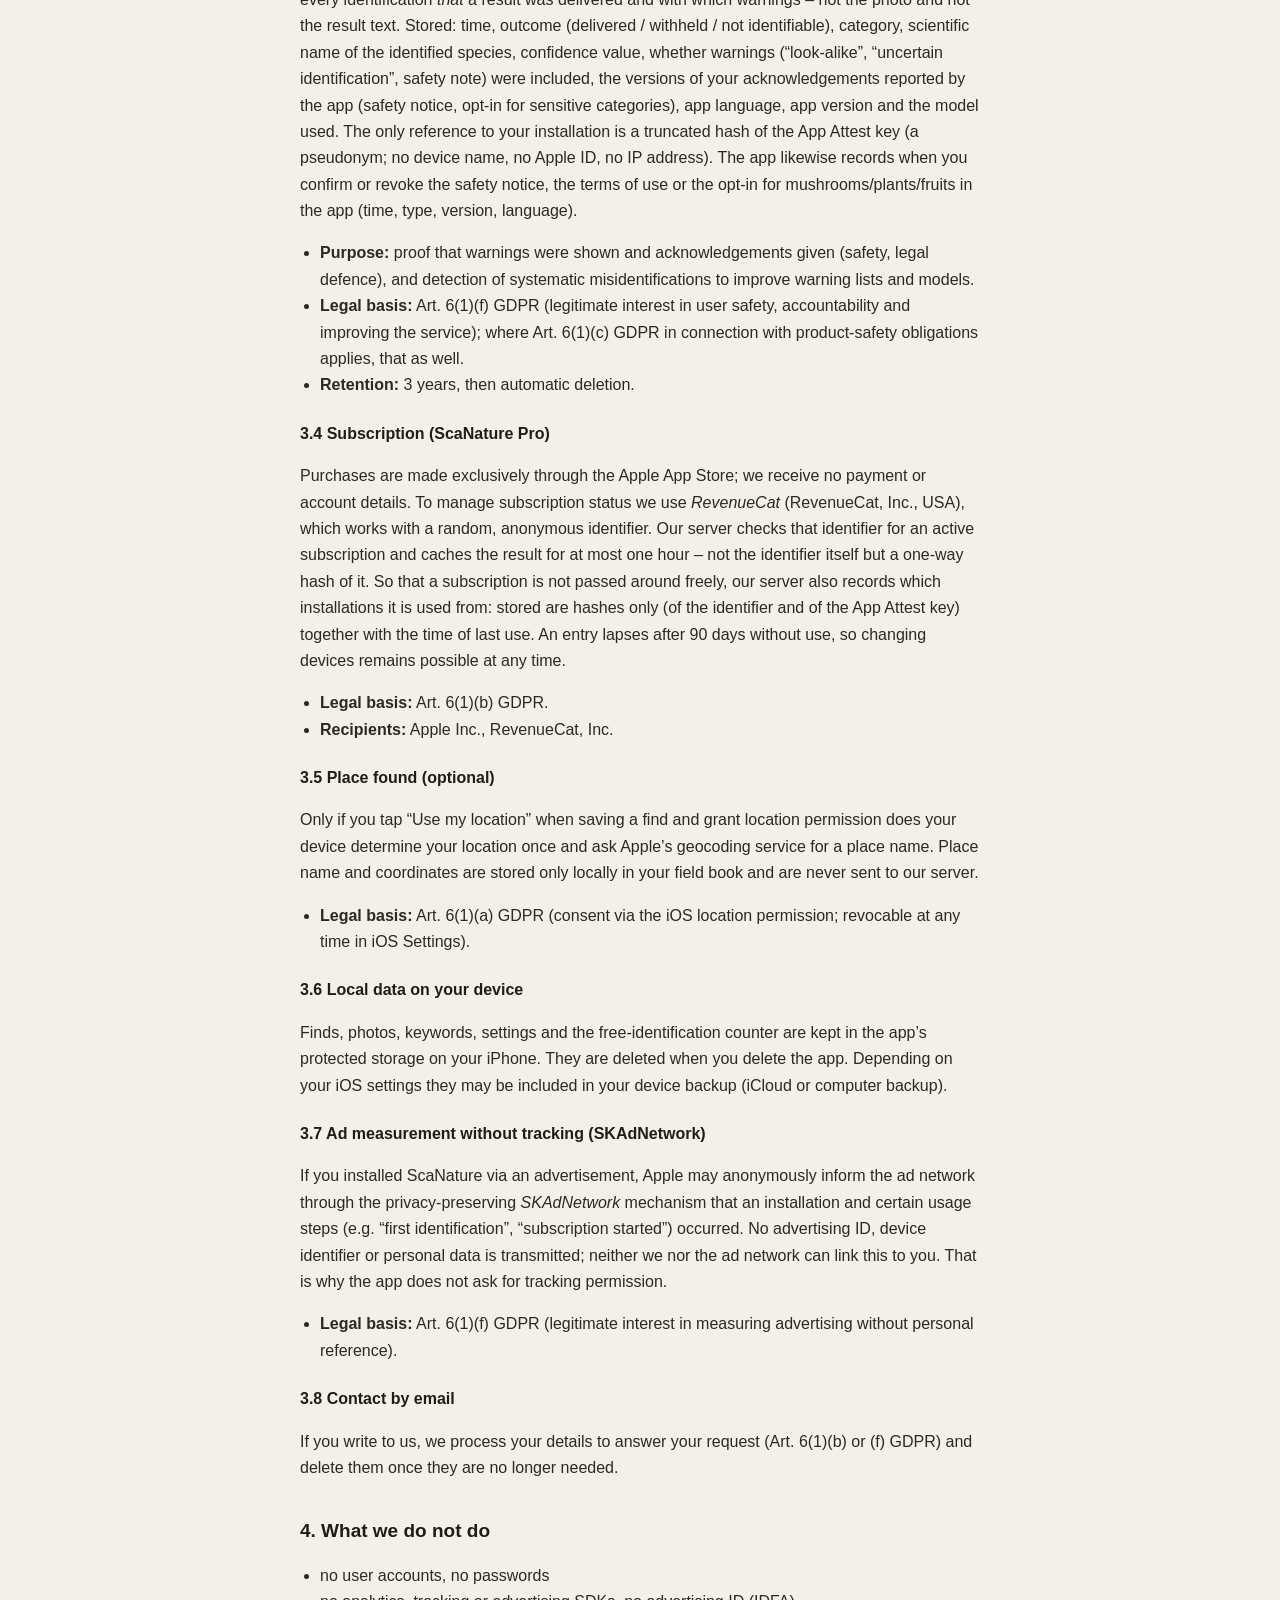
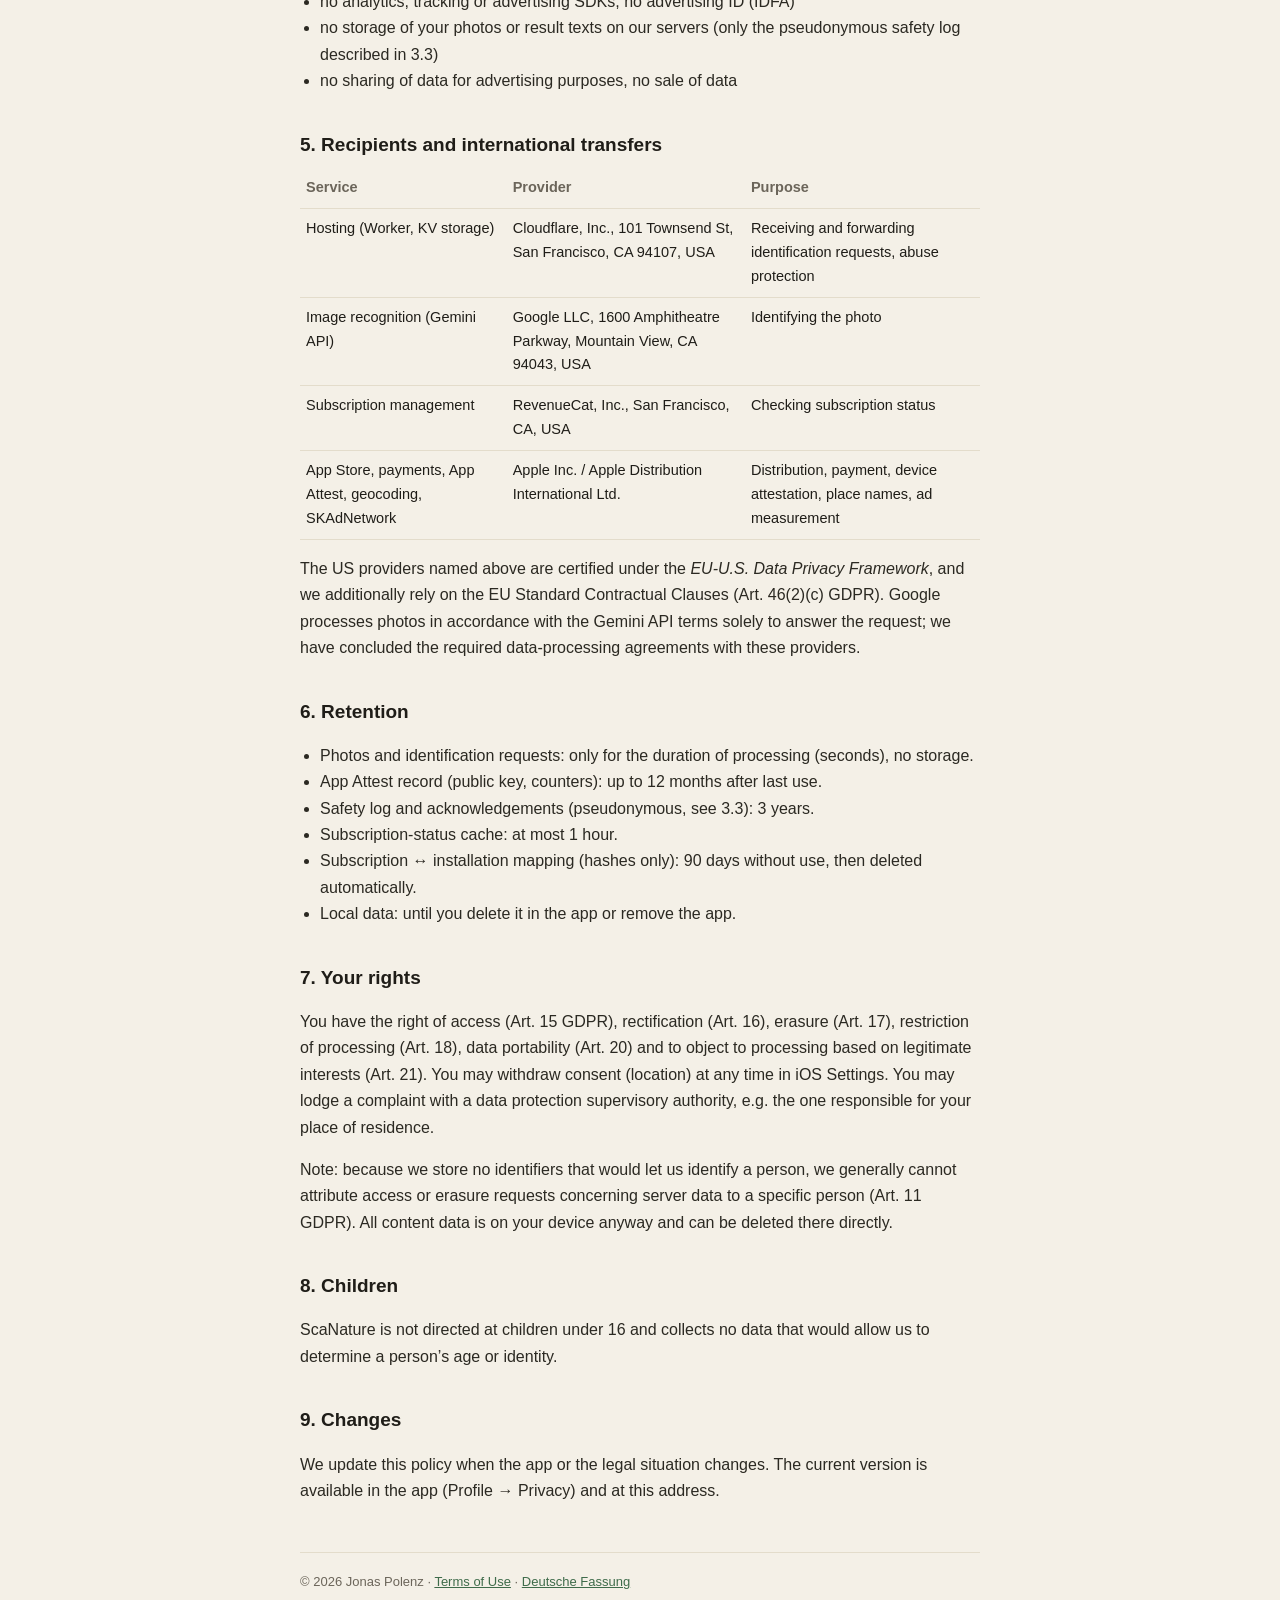
<file: docs/en/privacy.html>
<!doctype html>
<html lang="en">
<head>
<meta charset="utf-8">
<meta name="viewport" content="width=device-width, initial-scale=1">
<title>Privacy Policy – ScaNature</title>
<link rel="stylesheet" href="../style.css">
</head>
<body>
<main>
<header><div class="leaf"></div><div class="word">Sca<em>Nature</em></div></header>
<nav class="lang"><a href="../de/datenschutz">Deutsch</a> · <a href="terms">Terms of Use</a></nav>

<h1>Privacy Policy</h1>
<p class="meta">Last updated: 18 August 2026 · applies to the iOS app “ScaNature”</p>

<div class="box">
<p><strong>In short:</strong> ScaNature works without an account and without tracking. Your finds, photos and settings live only on your device. Only for identification is a photo sent once to our server and from there to Google’s image recognition (Gemini) – and it is not stored by us. There are no analytics SDKs, no advertising ID and no sharing for advertising purposes.</p>
</div>

<h2>1. Controller</h2>
<p>Jonas Polenz<br>Konradstraße 15<br>90429 Nürnberg, Germany<br>Email: <a href="mailto:jpmini2004@googlemail.com">jpmini2004@googlemail.com</a></p>

<h2>2. Principles</h2>
<p>We process as little data as possible (data minimisation). The app requires no user account, collects no names, email addresses or device identifiers, and contains no third-party analytics, crash-reporting or advertising software.</p>

<h2>3. What we process and why</h2>

<h3>3.1 Identifying a find (core feature)</h3>
<p>When you identify a photo, the app sends the (downscaled) photo and your app language to our server (a Cloudflare Worker). The server forwards the photo once to the <em>Google Gemini API</em> image-recognition service, receives the identification and returns it to the app. Our server does not store the photo and does not log any content. The result is stored on your device only if you save the find to your field book.</p>
<ul>
<li><strong>Data:</strong> photo, chosen language, technical connection data (IP address) for the duration of the request.</li>
<li><strong>Purpose:</strong> providing the identification you requested.</li>
<li><strong>Legal basis:</strong> Art. 6(1)(b) GDPR (performance of a contract).</li>
<li><strong>Recipients:</strong> Cloudflare, Inc. (hosting) and Google LLC (Gemini API), both USA – see section 5.</li>
</ul>

<h3>3.2 Abuse protection (App Attest)</h3>
<p>So that only genuine installations of ScaNature can use our server, the app uses Apple’s <em>App Attest</em>. Your iPhone generates a cryptographic key; Apple confirms that requests come from an unmodified ScaNature app on a real device. Our server stores the <strong>public</strong> part of this key, a counter and the number of free identifications used by this installation. This data contains no device name, no Apple ID and no other identifier that would let us identify you. The record is deleted automatically 12 months after last use; reinstalling creates a new key.</p>
<ul>
<li><strong>Purpose:</strong> service security, protection against automated abuse, managing the free tier.</li>
<li><strong>Legal basis:</strong> Art. 6(1)(f) GDPR (legitimate interest in a secure, abuse-free service).</li>
</ul>

<h3>3.3 Safety log and acknowledgements (pseudonymous)</h3>
<p>Because confusing mushrooms, plants, fruits or nuts can be dangerous, our server records for every identification <em>that</em> a result was delivered and with which warnings – not the photo and not the result text. Stored: time, outcome (delivered / withheld / not identifiable), category, scientific name of the identified species, confidence value, whether warnings (“look-alike”, “uncertain identification”, safety note) were included, the versions of your acknowledgements reported by the app (safety notice, opt-in for sensitive categories), app language, app version and the model used. The only reference to your installation is a truncated hash of the App Attest key (a pseudonym; no device name, no Apple ID, no IP address). The app likewise records when you confirm or revoke the safety notice, the terms of use or the opt-in for mushrooms/plants/fruits in the app (time, type, version, language).</p>
<ul>
<li><strong>Purpose:</strong> proof that warnings were shown and acknowledgements given (safety, legal defence), and detection of systematic misidentifications to improve warning lists and models.</li>
<li><strong>Legal basis:</strong> Art. 6(1)(f) GDPR (legitimate interest in user safety, accountability and improving the service); where Art. 6(1)(c) GDPR in connection with product-safety obligations applies, that as well.</li>
<li><strong>Retention:</strong> 3 years, then automatic deletion.</li>
</ul>

<h3>3.4 Subscription (ScaNature Pro)</h3>
<p>Purchases are made exclusively through the Apple App Store; we receive no payment or account details. To manage subscription status we use <em>RevenueCat</em> (RevenueCat, Inc., USA), which works with a random, anonymous identifier. Our server checks that identifier for an active subscription and caches the result for at most one hour – not the identifier itself but a one-way hash of it. So that a subscription is not passed around freely, our server also records which installations it is used from: stored are hashes only (of the identifier and of the App Attest key) together with the time of last use. An entry lapses after 90 days without use, so changing devices remains possible at any time.</p>
<ul>
<li><strong>Legal basis:</strong> Art. 6(1)(b) GDPR.</li>
<li><strong>Recipients:</strong> Apple Inc., RevenueCat, Inc.</li>
</ul>

<h3>3.5 Place found (optional)</h3>
<p>Only if you tap “Use my location” when saving a find and grant location permission does your device determine your location once and ask Apple’s geocoding service for a place name. Place name and coordinates are stored only locally in your field book and are never sent to our server.</p>
<ul><li><strong>Legal basis:</strong> Art. 6(1)(a) GDPR (consent via the iOS location permission; revocable at any time in iOS Settings).</li></ul>

<h3>3.6 Local data on your device</h3>
<p>Finds, photos, keywords, settings and the free-identification counter are kept in the app’s protected storage on your iPhone. They are deleted when you delete the app. Depending on your iOS settings they may be included in your device backup (iCloud or computer backup).</p>

<h3>3.7 Ad measurement without tracking (SKAdNetwork)</h3>
<p>If you installed ScaNature via an advertisement, Apple may anonymously inform the ad network through the privacy-preserving <em>SKAdNetwork</em> mechanism that an installation and certain usage steps (e.g. “first identification”, “subscription started”) occurred. No advertising ID, device identifier or personal data is transmitted; neither we nor the ad network can link this to you. That is why the app does not ask for tracking permission.</p>
<ul><li><strong>Legal basis:</strong> Art. 6(1)(f) GDPR (legitimate interest in measuring advertising without personal reference).</li></ul>

<h3>3.8 Contact by email</h3>
<p>If you write to us, we process your details to answer your request (Art. 6(1)(b) or (f) GDPR) and delete them once they are no longer needed.</p>

<h2>4. What we do not do</h2>
<ul>
<li>no user accounts, no passwords</li>
<li>no analytics, tracking or advertising SDKs, no advertising ID (IDFA)</li>
<li>no storage of your photos or result texts on our servers (only the pseudonymous safety log described in 3.3)</li>
<li>no sharing of data for advertising purposes, no sale of data</li>
</ul>

<h2>5. Recipients and international transfers</h2>
<table>
<tr><th>Service</th><th>Provider</th><th>Purpose</th></tr>
<tr><td>Hosting (Worker, KV storage)</td><td>Cloudflare, Inc., 101 Townsend St, San Francisco, CA 94107, USA</td><td>Receiving and forwarding identification requests, abuse protection</td></tr>
<tr><td>Image recognition (Gemini API)</td><td>Google LLC, 1600 Amphitheatre Parkway, Mountain View, CA 94043, USA</td><td>Identifying the photo</td></tr>
<tr><td>Subscription management</td><td>RevenueCat, Inc., San Francisco, CA, USA</td><td>Checking subscription status</td></tr>
<tr><td>App Store, payments, App Attest, geocoding, SKAdNetwork</td><td>Apple Inc. / Apple Distribution International Ltd.</td><td>Distribution, payment, device attestation, place names, ad measurement</td></tr>
</table>
<p>The US providers named above are certified under the <em>EU-U.S. Data Privacy Framework</em>, and we additionally rely on the EU Standard Contractual Clauses (Art. 46(2)(c) GDPR). Google processes photos in accordance with the Gemini API terms solely to answer the request; we have concluded the required data-processing agreements with these providers.</p>

<h2>6. Retention</h2>
<ul>
<li>Photos and identification requests: only for the duration of processing (seconds), no storage.</li>
<li>App Attest record (public key, counters): up to 12 months after last use.</li>
<li>Safety log and acknowledgements (pseudonymous, see 3.3): 3 years.</li>
<li>Subscription-status cache: at most 1 hour.</li>
<li>Subscription ↔ installation mapping (hashes only): 90 days without use, then deleted automatically.</li>
<li>Local data: until you delete it in the app or remove the app.</li>
</ul>

<h2>7. Your rights</h2>
<p>You have the right of access (Art. 15 GDPR), rectification (Art. 16), erasure (Art. 17), restriction of processing (Art. 18), data portability (Art. 20) and to object to processing based on legitimate interests (Art. 21). You may withdraw consent (location) at any time in iOS Settings. You may lodge a complaint with a data protection supervisory authority, e.g. the one responsible for your place of residence.</p>
<p>Note: because we store no identifiers that would let us identify a person, we generally cannot attribute access or erasure requests concerning server data to a specific person (Art. 11 GDPR). All content data is on your device anyway and can be deleted there directly.</p>

<h2>8. Children</h2>
<p>ScaNature is not directed at children under 16 and collects no data that would allow us to determine a person’s age or identity.</p>

<h2>9. Changes</h2>
<p>We update this policy when the app or the legal situation changes. The current version is available in the app (Profile → Privacy) and at this address.</p>

<footer>© 2026 Jonas Polenz · <a href="terms">Terms of Use</a> · <a href="../de/datenschutz">Deutsche Fassung</a></footer>
</main>
</body>
</html>
</file>
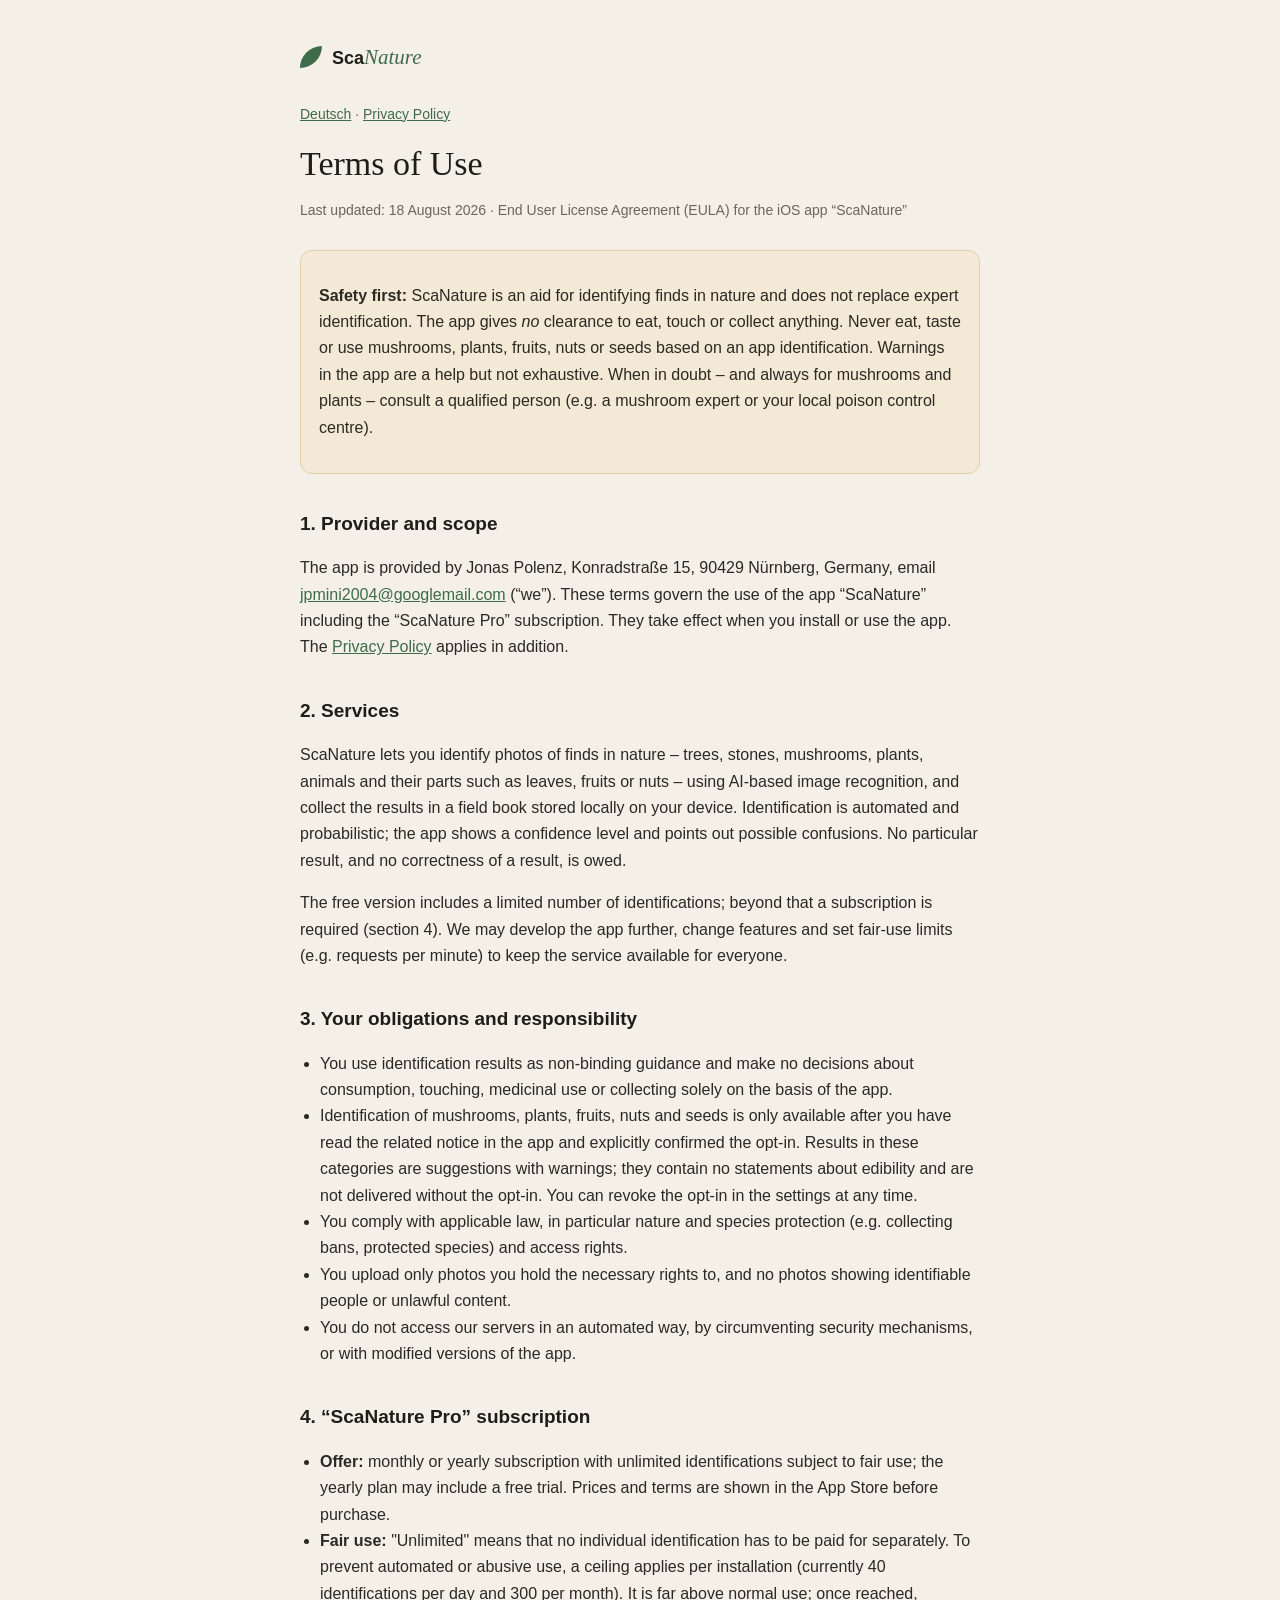
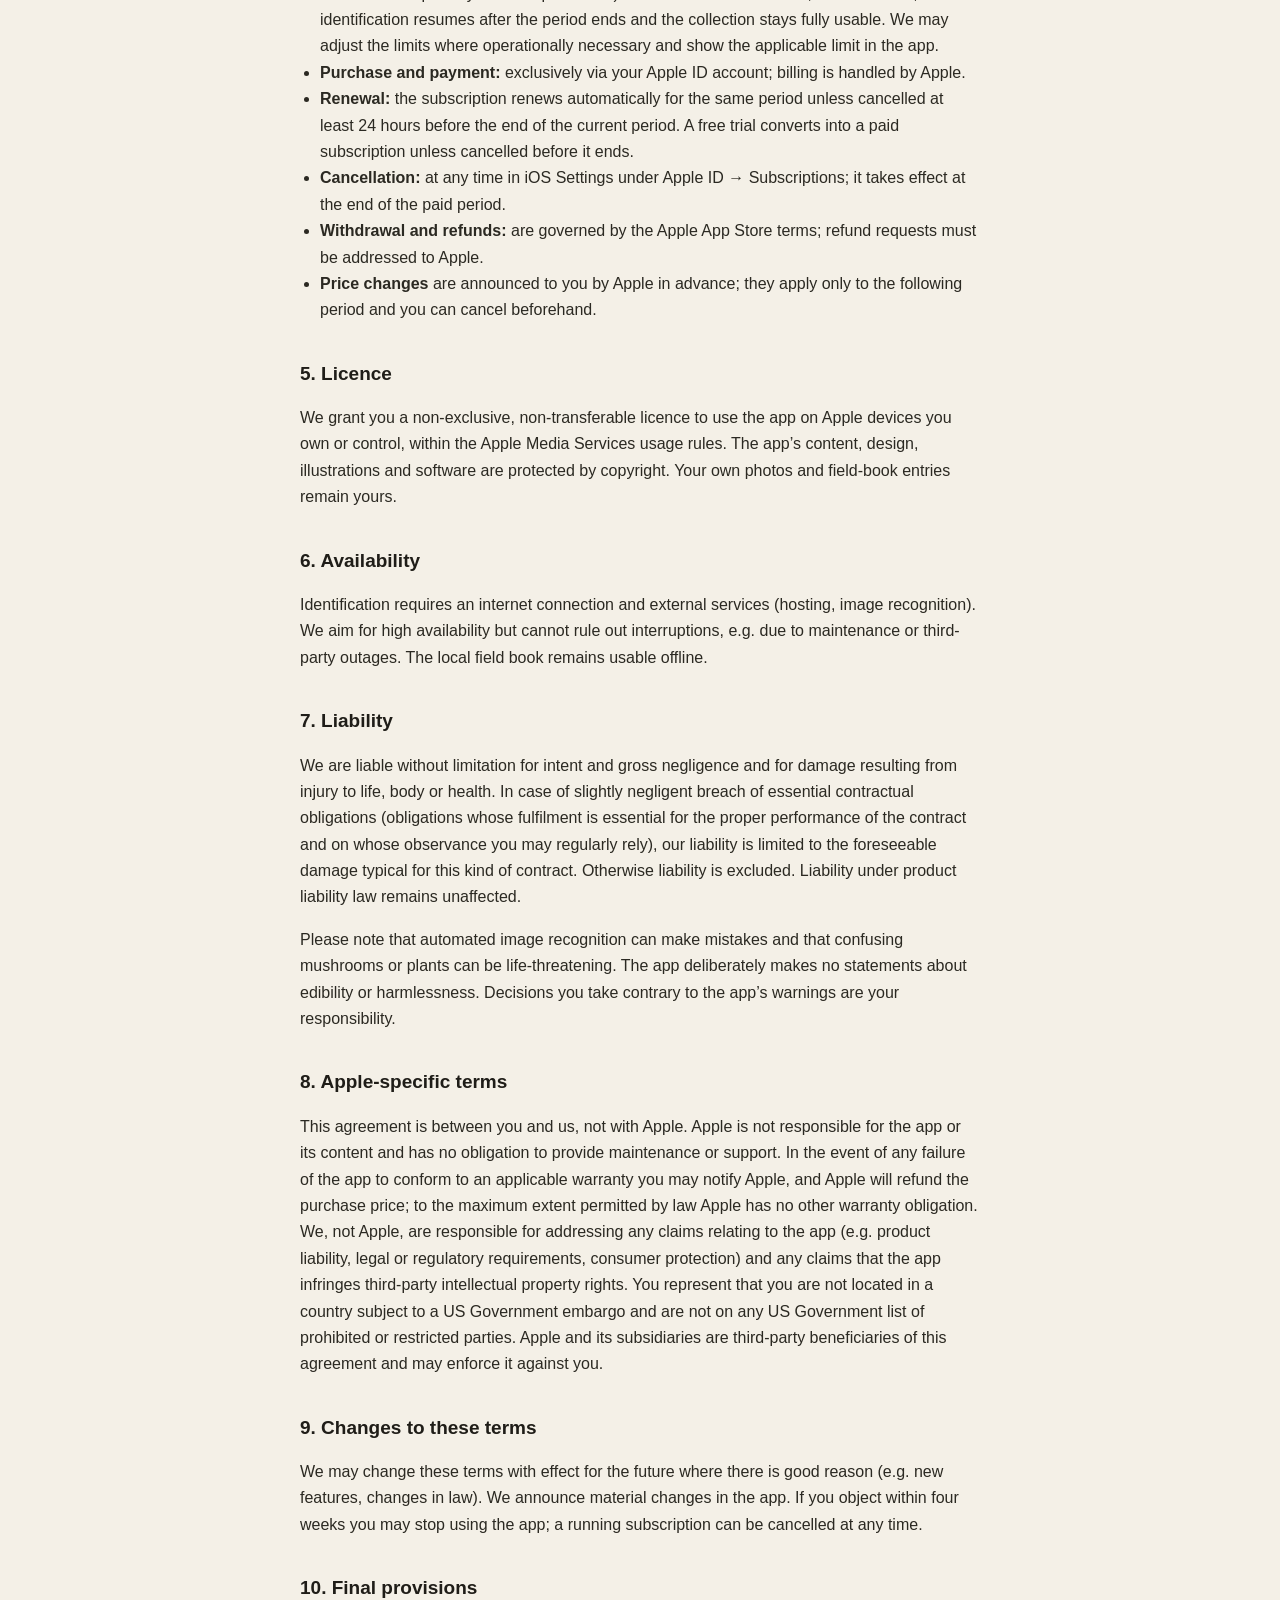
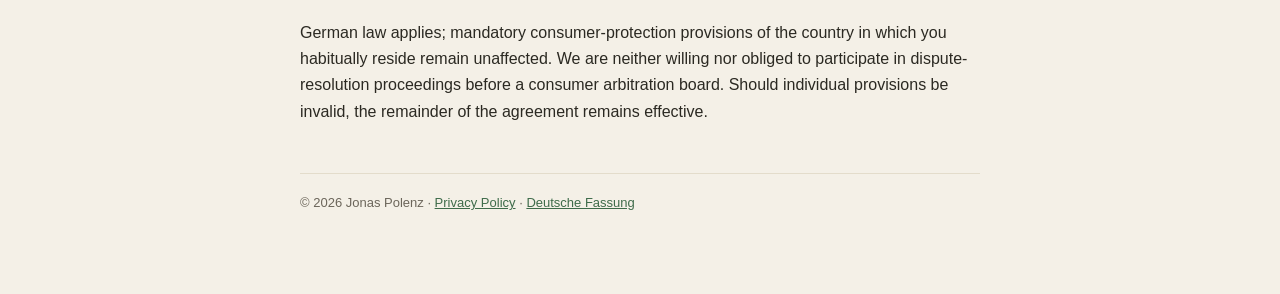
<file: docs/en/terms.html>
<!doctype html>
<html lang="en">
<head>
<meta charset="utf-8">
<meta name="viewport" content="width=device-width, initial-scale=1">
<title>Terms of Use – ScaNature</title>
<link rel="stylesheet" href="../style.css">
</head>
<body>
<main>
<header><div class="leaf"></div><div class="word">Sca<em>Nature</em></div></header>
<nav class="lang"><a href="../de/nutzungsbedingungen">Deutsch</a> · <a href="privacy">Privacy Policy</a></nav>

<h1>Terms of Use</h1>
<p class="meta">Last updated: 18 August 2026 · End User License Agreement (EULA) for the iOS app “ScaNature”</p>

<div class="box warn">
<p><strong>Safety first:</strong> ScaNature is an aid for identifying finds in nature and does not replace expert identification. The app gives <em>no</em> clearance to eat, touch or collect anything. Never eat, taste or use mushrooms, plants, fruits, nuts or seeds based on an app identification. Warnings in the app are a help but not exhaustive. When in doubt – and always for mushrooms and plants – consult a qualified person (e.g. a mushroom expert or your local poison control centre).</p>
</div>

<h2>1. Provider and scope</h2>
<p>The app is provided by Jonas Polenz, Konradstraße 15, 90429 Nürnberg, Germany, email <a href="mailto:jpmini2004@googlemail.com">jpmini2004@googlemail.com</a> (“we”). These terms govern the use of the app “ScaNature” including the “ScaNature Pro” subscription. They take effect when you install or use the app. The <a href="privacy">Privacy Policy</a> applies in addition.</p>

<h2>2. Services</h2>
<p>ScaNature lets you identify photos of finds in nature – trees, stones, mushrooms, plants, animals and their parts such as leaves, fruits or nuts – using AI-based image recognition, and collect the results in a field book stored locally on your device. Identification is automated and probabilistic; the app shows a confidence level and points out possible confusions. No particular result, and no correctness of a result, is owed.</p>
<p>The free version includes a limited number of identifications; beyond that a subscription is required (section 4). We may develop the app further, change features and set fair-use limits (e.g. requests per minute) to keep the service available for everyone.</p>

<h2>3. Your obligations and responsibility</h2>
<ul>
<li>You use identification results as non-binding guidance and make no decisions about consumption, touching, medicinal use or collecting solely on the basis of the app.</li>
<li>Identification of mushrooms, plants, fruits, nuts and seeds is only available after you have read the related notice in the app and explicitly confirmed the opt-in. Results in these categories are suggestions with warnings; they contain no statements about edibility and are not delivered without the opt-in. You can revoke the opt-in in the settings at any time.</li>
<li>You comply with applicable law, in particular nature and species protection (e.g. collecting bans, protected species) and access rights.</li>
<li>You upload only photos you hold the necessary rights to, and no photos showing identifiable people or unlawful content.</li>
<li>You do not access our servers in an automated way, by circumventing security mechanisms, or with modified versions of the app.</li>
</ul>

<h2>4. “ScaNature Pro” subscription</h2>
<ul>
<li><strong>Offer:</strong> monthly or yearly subscription with unlimited identifications subject to fair use; the yearly plan may include a free trial. Prices and terms are shown in the App Store before purchase.</li>
<li><strong>Fair use:</strong> "Unlimited" means that no individual identification has to be paid for separately. To prevent automated or abusive use, a ceiling applies per installation (currently 40 identifications per day and 300 per month). It is far above normal use; once reached, identification resumes after the period ends and the collection stays fully usable. We may adjust the limits where operationally necessary and show the applicable limit in the app.</li>
<li><strong>Purchase and payment:</strong> exclusively via your Apple ID account; billing is handled by Apple.</li>
<li><strong>Renewal:</strong> the subscription renews automatically for the same period unless cancelled at least 24 hours before the end of the current period. A free trial converts into a paid subscription unless cancelled before it ends.</li>
<li><strong>Cancellation:</strong> at any time in iOS Settings under Apple ID → Subscriptions; it takes effect at the end of the paid period.</li>
<li><strong>Withdrawal and refunds:</strong> are governed by the Apple App Store terms; refund requests must be addressed to Apple.</li>
<li><strong>Price changes</strong> are announced to you by Apple in advance; they apply only to the following period and you can cancel beforehand.</li>
</ul>

<h2>5. Licence</h2>
<p>We grant you a non-exclusive, non-transferable licence to use the app on Apple devices you own or control, within the Apple Media Services usage rules. The app’s content, design, illustrations and software are protected by copyright. Your own photos and field-book entries remain yours.</p>

<h2>6. Availability</h2>
<p>Identification requires an internet connection and external services (hosting, image recognition). We aim for high availability but cannot rule out interruptions, e.g. due to maintenance or third-party outages. The local field book remains usable offline.</p>

<h2>7. Liability</h2>
<p>We are liable without limitation for intent and gross negligence and for damage resulting from injury to life, body or health. In case of slightly negligent breach of essential contractual obligations (obligations whose fulfilment is essential for the proper performance of the contract and on whose observance you may regularly rely), our liability is limited to the foreseeable damage typical for this kind of contract. Otherwise liability is excluded. Liability under product liability law remains unaffected.</p>
<p>Please note that automated image recognition can make mistakes and that confusing mushrooms or plants can be life-threatening. The app deliberately makes no statements about edibility or harmlessness. Decisions you take contrary to the app’s warnings are your responsibility.</p>

<h2>8. Apple-specific terms</h2>
<p>This agreement is between you and us, not with Apple. Apple is not responsible for the app or its content and has no obligation to provide maintenance or support. In the event of any failure of the app to conform to an applicable warranty you may notify Apple, and Apple will refund the purchase price; to the maximum extent permitted by law Apple has no other warranty obligation. We, not Apple, are responsible for addressing any claims relating to the app (e.g. product liability, legal or regulatory requirements, consumer protection) and any claims that the app infringes third-party intellectual property rights. You represent that you are not located in a country subject to a US Government embargo and are not on any US Government list of prohibited or restricted parties. Apple and its subsidiaries are third-party beneficiaries of this agreement and may enforce it against you.</p>

<h2>9. Changes to these terms</h2>
<p>We may change these terms with effect for the future where there is good reason (e.g. new features, changes in law). We announce material changes in the app. If you object within four weeks you may stop using the app; a running subscription can be cancelled at any time.</p>

<h2>10. Final provisions</h2>
<p>German law applies; mandatory consumer-protection provisions of the country in which you habitually reside remain unaffected. We are neither willing nor obliged to participate in dispute-resolution proceedings before a consumer arbitration board. Should individual provisions be invalid, the remainder of the agreement remains effective.</p>

<footer>© 2026 Jonas Polenz · <a href="privacy">Privacy Policy</a> · <a href="../de/nutzungsbedingungen">Deutsche Fassung</a></footer>
</main>
</body>
</html>
</file>
<file: docs/style.css>
:root{--bg:#F4F0E7;--card:#FFFDF8;--ink:#1F1D18;--muted:#6B655A;--accent:#3E6B4A;--line:#E3DCCB}
*{box-sizing:border-box}
html,body{margin:0;background:var(--bg);color:var(--ink);font:16px/1.65 -apple-system,BlinkMacSystemFont,"Segoe UI",Roboto,Helvetica,Arial,sans-serif}
main{max-width:720px;margin:0 auto;padding:40px 20px 80px}
header{display:flex;align-items:center;gap:10px;margin-bottom:28px}
header .leaf{width:22px;height:22px;background:var(--accent);border-top-left-radius:22px;border-bottom-right-radius:22px}
header .word{font-weight:700;font-size:18px}
header .word em{font-style:italic;font-weight:400;color:var(--accent);font-family:Georgia,"Times New Roman",serif;font-size:21px}
h1{font-family:Georgia,"Times New Roman",serif;font-weight:400;font-size:34px;line-height:1.2;margin:0 0 6px}
.meta{color:var(--muted);font-size:14px;margin-bottom:28px}
h2{font-size:19px;margin:34px 0 8px}
h3{font-size:16px;margin:22px 0 6px}
p,li{color:#2B2922}
ul{padding-left:20px}
a{color:var(--accent)}
.box{background:var(--card);border:1px solid var(--line);border-radius:12px;padding:16px 18px;margin:18px 0}
.warn{background:#F3E9D6;border-color:#E3CFA5}
nav.lang{font-size:14px;color:var(--muted);margin-bottom:18px}
footer{margin-top:48px;padding-top:18px;border-top:1px solid var(--line);color:var(--muted);font-size:13px}
table{border-collapse:collapse;width:100%;font-size:14.5px}
td,th{text-align:left;vertical-align:top;padding:8px 6px;border-bottom:1px solid var(--line)}
th{color:var(--muted);font-weight:600}
</file>
